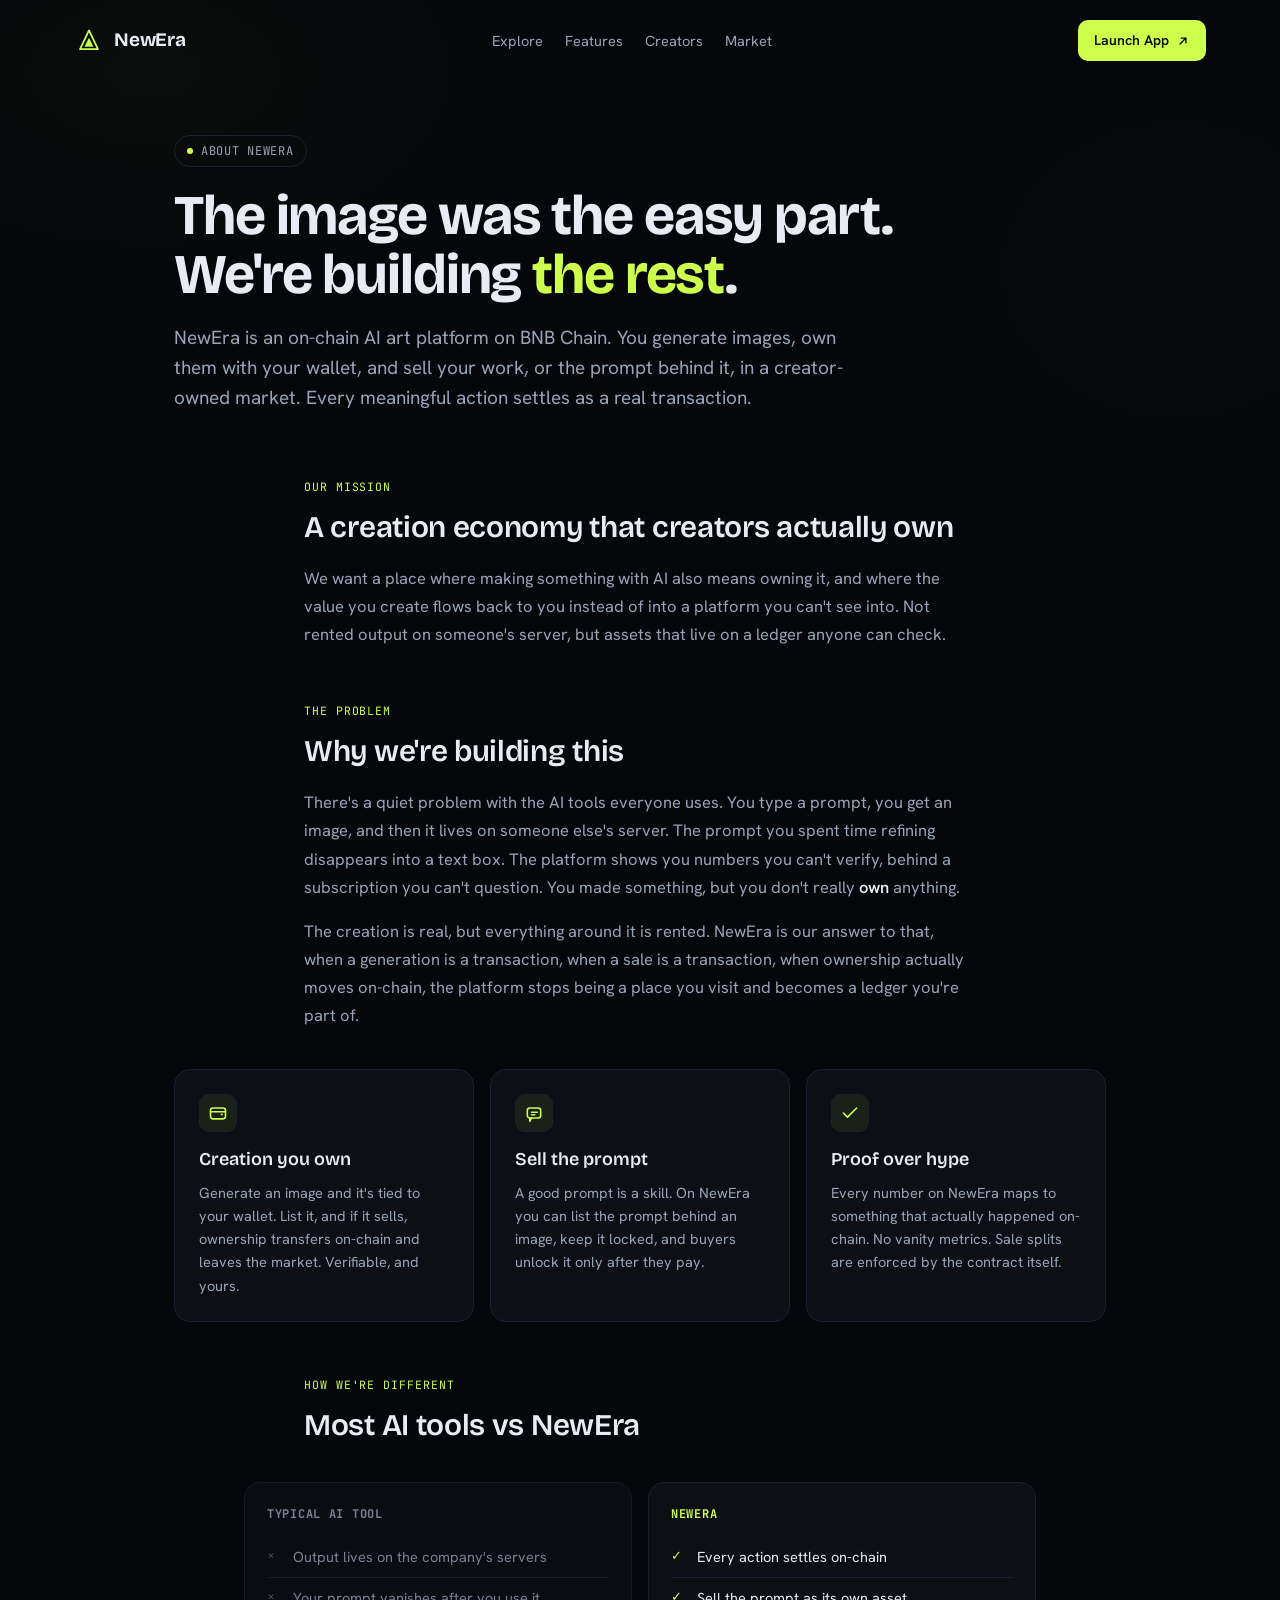
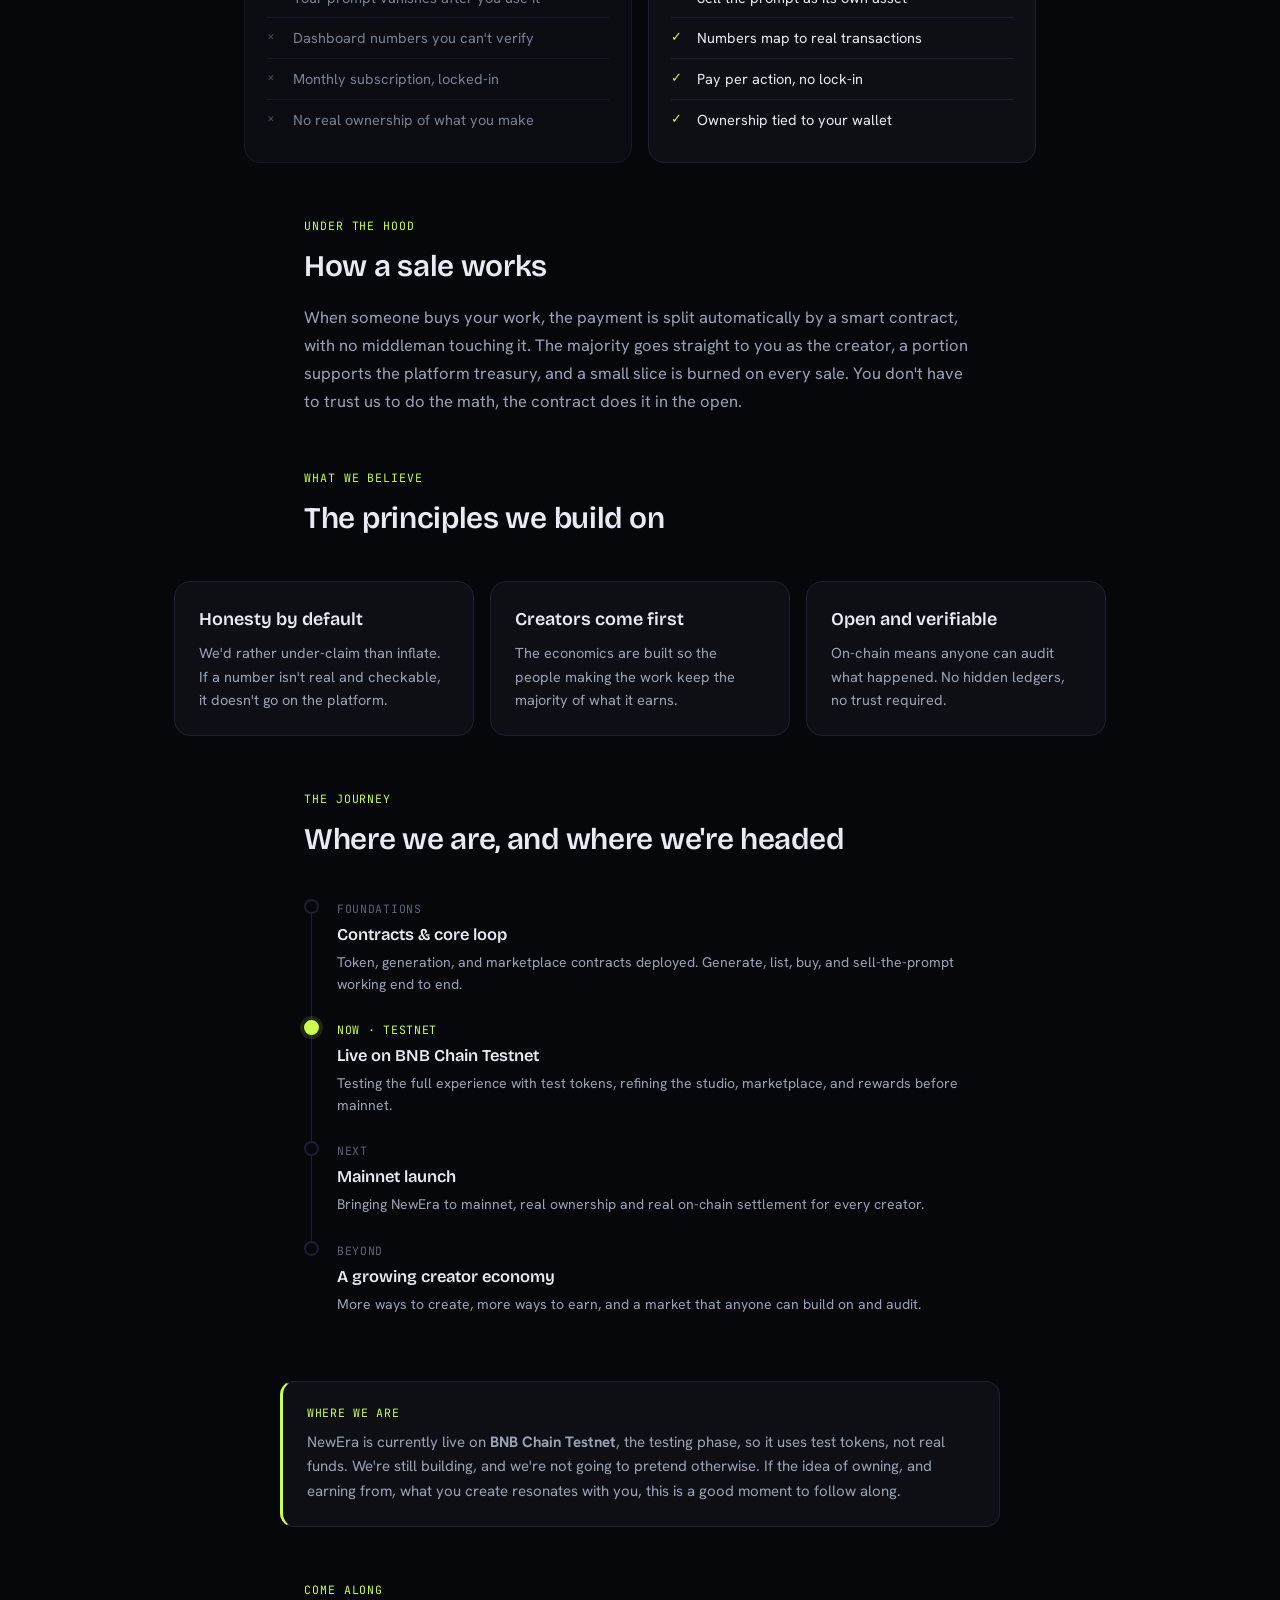
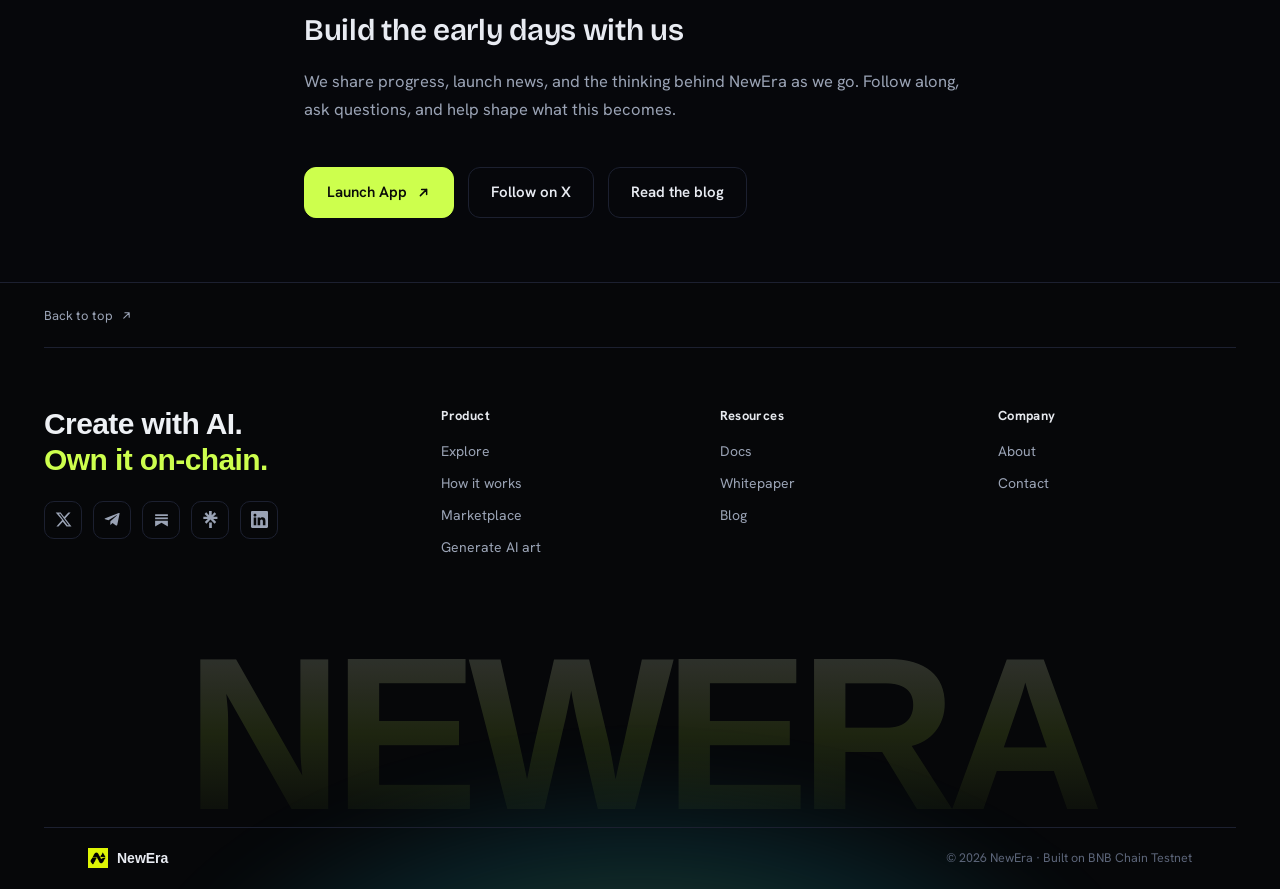
<file: about.html>
<!DOCTYPE html>
<html lang="en">
<head>
<meta charset="UTF-8" />
<meta name="viewport" content="width=device-width, initial-scale=1.0" />
<title>About · NewEra</title>
<meta name="description" content="NewEra is an on-chain AI art platform on BNB Chain. Learn why we're building a creator-owned economy where every generation, listing, and sale is a real on-chain transaction." />
<link rel="icon" type="image/png" href="favicon logo.png">
<link rel="preconnect" href="https://fonts.googleapis.com" />
<link rel="preconnect" href="https://fonts.gstatic.com" crossorigin />
<link href="https://fonts.googleapis.com/css2?family=Bricolage+Grotesque:opsz,wght@12..96,600;12..96,700&family=Hanken+Grotesk:wght@400;500;600;700&family=JetBrains+Mono:wght@400;500&display=swap" rel="stylesheet" />
<link rel="stylesheet" href="styles.css">
<style>
  /* About page styles */
  :root{
    --bg:#06070b; --panel:#0d0f15; --line:#1c2030; --text:#e8ebf2;
    --muted:#9aa3b5; --dim:#5b6478; --acc:#cdff4d; --ease:cubic-bezier(.22,1,.36,1);
    --display:"Bricolage Grotesque",sans-serif; --body:"Hanken Grotesk",sans-serif; --mono:"JetBrains Mono",monospace;
  }
  .ab{max-width:980px;margin:0 auto;padding:54px 24px 10px}
  .ab-eyebrow{display:inline-flex;align-items:center;gap:8px;font-family:var(--mono);font-size:12px;
    letter-spacing:.06em;text-transform:uppercase;color:var(--muted);border:1px solid var(--line);
    padding:6px 12px;border-radius:999px}
  .ab-eyebrow i{width:6px;height:6px;border-radius:50%;background:var(--acc);display:inline-block}
  .ab h1{font-family:var(--display);font-weight:700;font-size:clamp(34px,5vw,56px);line-height:1.05;
    margin:20px 0 0;color:var(--text);letter-spacing:-.02em}
  .ab h1 .acc{color:var(--acc)}
  .ab .lead{font-family:var(--body);font-size:clamp(16px,2vw,19px);line-height:1.6;color:var(--muted);
    max-width:680px;margin:18px 0 0}

  .ab-sec{max-width:720px;margin:54px auto 0;padding:0 24px}
  .ab-sec .tag{font-family:var(--mono);font-size:11.5px;letter-spacing:.08em;text-transform:uppercase;
    color:var(--acc);display:block;margin-bottom:10px}
  .ab-sec h2{font-family:var(--display);font-weight:600;font-size:clamp(22px,3vw,30px);color:var(--text);
    margin:0 0 14px;letter-spacing:-.01em}
  .ab-sec p{font-family:var(--body);font-size:16.5px;line-height:1.7;color:var(--muted);margin:0 0 16px}
  .ab-sec p b{color:var(--text);font-weight:600}

  .ab-grid{max-width:980px;margin:40px auto 0;padding:0 24px;display:grid;
    grid-template-columns:repeat(auto-fit,minmax(240px,1fr));gap:16px}
  .ab-card{background:var(--panel);border:1px solid var(--line);border-radius:16px;padding:24px}
  .ab-card .ic{width:38px;height:38px;border-radius:10px;display:grid;place-items:center;color:var(--acc);
    background:rgba(205,255,77,.07);border:1px solid var(--line);margin-bottom:14px}
  .ab-card h3{font-family:var(--display);font-weight:600;font-size:18px;color:var(--text);margin:0 0 8px}
  .ab-card p{font-family:var(--body);font-size:14.5px;line-height:1.6;color:var(--muted);margin:0}

  /* comparison */
  .ab-cmp{max-width:840px;margin:34px auto 0;padding:0 24px;display:grid;grid-template-columns:1fr 1fr;gap:16px}
  .ab-cmp .col{border:1px solid var(--line);border-radius:16px;padding:22px;background:var(--panel)}
  .ab-cmp .col.them{opacity:.78}
  .ab-cmp .col h4{font-family:var(--mono);font-size:12px;letter-spacing:.06em;text-transform:uppercase;
    margin:0 0 14px;color:var(--muted)}
  .ab-cmp .col.us h4{color:var(--acc)}
  .ab-cmp ul{list-style:none;margin:0;padding:0}
  .ab-cmp li{font-family:var(--body);font-size:14.5px;line-height:1.5;color:var(--muted);
    padding:9px 0 9px 26px;position:relative;border-top:1px solid var(--line)}
  .ab-cmp li:first-child{border-top:0}
  .ab-cmp .col.us li{color:var(--text)}
  .ab-cmp li::before{position:absolute;left:0;top:9px;font-family:var(--mono);font-size:13px}
  .ab-cmp .them li::before{content:"\00d7";color:var(--dim)}
  .ab-cmp .us li::before{content:"\2713";color:var(--acc)}
  @media(max-width:680px){.ab-cmp{grid-template-columns:1fr}}

  /* timeline */
  .ab-time{max-width:720px;margin:34px auto 0;padding:0 24px}
  .ab-time .row{display:flex;gap:18px;padding:0 0 22px;position:relative}
  .ab-time .row::before{content:"";position:absolute;left:7px;top:18px;bottom:-4px;width:1px;background:var(--line)}
  .ab-time .row:last-child::before{display:none}
  .ab-time .dot{flex:0 0 auto;width:15px;height:15px;border-radius:50%;border:2px solid var(--line);
    background:var(--bg);margin-top:3px;z-index:1}
  .ab-time .row.now .dot{border-color:var(--acc);background:var(--acc);box-shadow:0 0 0 4px rgba(205,255,77,.12)}
  .ab-time .c .ph{font-family:var(--mono);font-size:11.5px;letter-spacing:.06em;text-transform:uppercase;
    color:var(--dim)}
  .ab-time .row.now .c .ph{color:var(--acc)}
  .ab-time .c h4{font-family:var(--display);font-weight:600;font-size:16.5px;color:var(--text);margin:3px 0 4px}
  .ab-time .c p{font-family:var(--body);font-size:14px;line-height:1.55;color:var(--muted);margin:0}

  .ab-note{max-width:720px;margin:44px auto 0;padding:22px 24px;border:1px solid var(--line);
    border-left:3px solid var(--acc);border-radius:14px;background:var(--panel)}
  .ab-note .k{font-family:var(--mono);font-size:11.5px;letter-spacing:.06em;text-transform:uppercase;
    color:var(--acc);display:block;margin-bottom:8px}
  .ab-note p{font-family:var(--body);font-size:15px;line-height:1.65;color:var(--muted);margin:0}

  .ab-cta{max-width:720px;margin:44px auto 10px;padding:0 24px;display:flex;gap:14px;flex-wrap:wrap}
  .ab-btn{display:inline-flex;align-items:center;gap:9px;font-family:var(--body);font-weight:600;
    font-size:15px;border-radius:12px;padding:13px 22px;text-decoration:none;transition:.16s var(--ease)}
  .ab-btn.primary{background:var(--acc);color:#0a0c08;border:1px solid var(--acc)}
  .ab-btn.primary:hover{filter:brightness(1.06)}
  .ab-btn.ghost{background:transparent;color:var(--text);border:1px solid var(--line)}
  .ab-btn.ghost:hover{border-color:var(--acc);color:var(--acc)}

  .ab-page-nav{display:flex;align-items:center;justify-content:space-between;max-width:1180px;margin:0 auto;padding:20px 24px}
  .ab-page-nav .brand{display:flex;align-items:center;gap:10px;font-family:var(--display);font-weight:700;font-size:19px;color:var(--text);text-decoration:none}
  .ab-page-nav .nl{display:flex;gap:22px;align-items:center}
  .ab-page-nav .nl a{font-family:var(--body);font-size:14.5px;color:var(--muted);text-decoration:none;transition:.15s}
  .ab-page-nav .nl a:hover{color:var(--text)}
  .ab-page-nav .cta{font-family:var(--body);font-weight:600;font-size:14px;color:#0a0c08;background:var(--acc);padding:10px 16px;border-radius:10px;text-decoration:none;display:inline-flex;align-items:center;gap:7px}
  @media(max-width:680px){.ab-page-nav .nl{display:none}}
</style>
</head>
<body>
  <div class="wrap">

    <!-- top nav -->
    <nav class="ab-page-nav">
      <a href="index.html" class="brand">
        <span class="logo">
          <svg width="26" height="26" viewBox="0 0 32 32" fill="none">
            <path d="M16 3 L27 26 H5 Z" stroke="#cdff4d" stroke-width="2.2" stroke-linejoin="round"/>
            <path d="M16 12 L21.5 23 H10.5 Z" fill="#cdff4d"/>
          </svg>
        </span>
        NewEra
      </a>
      <div class="nl">
        <a href="index.html#home">Explore</a>
        <a href="index.html#create">Features</a>
        <a href="studio/community.html">Creators</a>
        <a href="studio/marketplace.html">Market</a>
      </div>
      <a href="studio/index.html" class="cta">Launch App
        <svg width="14" height="14" viewBox="0 0 24 24" fill="none" stroke="currentColor" stroke-width="2.4" stroke-linecap="round" stroke-linejoin="round"><path d="M7 17 17 7M9 7h8v8"/></svg>
      </a>
    </nav>

    <!-- hero -->
    <header class="ab">
      <span class="ab-eyebrow"><i></i> About NewEra</span>
      <h1>The image was the easy part.<br>We're building <span class="acc">the rest</span>.</h1>
      <p class="lead">NewEra is an on-chain AI art platform on BNB Chain. You generate images, own them with your wallet, and sell your work, or the prompt behind it, in a creator-owned market. Every meaningful action settles as a real transaction.</p>
    </header>

    <!-- mission -->
    <section class="ab-sec">
      <span class="tag">Our mission</span>
      <h2>A creation economy that creators actually own</h2>
      <p>We want a place where making something with AI also means owning it, and where the value you create flows back to you instead of into a platform you can't see into. Not rented output on someone's server, but assets that live on a ledger anyone can check.</p>
    </section>

    <!-- problem (detailed) -->
    <section class="ab-sec">
      <span class="tag">The problem</span>
      <h2>Why we're building this</h2>
      <p>There's a quiet problem with the AI tools everyone uses. You type a prompt, you get an image, and then it lives on someone else's server. The prompt you spent time refining disappears into a text box. The platform shows you numbers you can't verify, behind a subscription you can't question. You made something, but you don't really <b>own</b> anything.</p>
      <p>The creation is real, but everything around it is rented. NewEra is our answer to that, when a generation is a transaction, when a sale is a transaction, when ownership actually moves on-chain, the platform stops being a place you visit and becomes a ledger you're part of.</p>
    </section>

    <!-- three principles -->
    <div class="ab-grid">
      <div class="ab-card">
        <div class="ic"><svg width="20" height="20" viewBox="0 0 24 24" fill="none" stroke="currentColor" stroke-width="1.9" stroke-linecap="round" stroke-linejoin="round"><rect x="3" y="6" width="18" height="13" rx="3"/><path d="M3 10.5h18"/><circle cx="16.5" cy="13.8" r="1.3" fill="currentColor" stroke="none"/></svg></div>
        <h3>Creation you own</h3>
        <p>Generate an image and it's tied to your wallet. List it, and if it sells, ownership transfers on-chain and leaves the market. Verifiable, and yours.</p>
      </div>
      <div class="ab-card">
        <div class="ic"><svg width="20" height="20" viewBox="0 0 24 24" fill="none" stroke="currentColor" stroke-width="1.9" stroke-linecap="round" stroke-linejoin="round"><rect x="4" y="6" width="16" height="12" rx="3"/><path d="M9 18l-2 4v-4M9 11h7M9 14h4"/></svg></div>
        <h3>Sell the prompt</h3>
        <p>A good prompt is a skill. On NewEra you can list the prompt behind an image, keep it locked, and buyers unlock it only after they pay.</p>
      </div>
      <div class="ab-card">
        <div class="ic"><svg width="20" height="20" viewBox="0 0 24 24" fill="none" stroke="currentColor" stroke-width="1.9" stroke-linecap="round" stroke-linejoin="round"><path d="M20 6 9 17l-5-5"/></svg></div>
        <h3>Proof over hype</h3>
        <p>Every number on NewEra maps to something that actually happened on-chain. No vanity metrics. Sale splits are enforced by the contract itself.</p>
      </div>
    </div>

    <!-- how we're different -->
    <section class="ab-sec" style="margin-bottom:0">
      <span class="tag">How we're different</span>
      <h2>Most AI tools vs NewEra</h2>
    </section>
    <div class="ab-cmp">
      <div class="col them">
        <h4>Typical AI tool</h4>
        <ul>
          <li>Output lives on the company's servers</li>
          <li>Your prompt vanishes after you use it</li>
          <li>Dashboard numbers you can't verify</li>
          <li>Monthly subscription, locked-in</li>
          <li>No real ownership of what you make</li>
        </ul>
      </div>
      <div class="col us">
        <h4>NewEra</h4>
        <ul>
          <li>Every action settles on-chain</li>
          <li>Sell the prompt as its own asset</li>
          <li>Numbers map to real transactions</li>
          <li>Pay per action, no lock-in</li>
          <li>Ownership tied to your wallet</li>
        </ul>
      </div>
    </div>

    <!-- how a sale works -->
    <section class="ab-sec">
      <span class="tag">Under the hood</span>
      <h2>How a sale works</h2>
      <p>When someone buys your work, the payment is split automatically by a smart contract, with no middleman touching it. The majority goes straight to you as the creator, a portion supports the platform treasury, and a small slice is burned on every sale. You don't have to trust us to do the math, the contract does it in the open.</p>
    </section>

    <!-- values -->
    <section class="ab-sec" style="margin-bottom:0">
      <span class="tag">What we believe</span>
      <h2>The principles we build on</h2>
    </section>
    <div class="ab-grid">
      <div class="ab-card">
        <h3>Honesty by default</h3>
        <p>We'd rather under-claim than inflate. If a number isn't real and checkable, it doesn't go on the platform.</p>
      </div>
      <div class="ab-card">
        <h3>Creators come first</h3>
        <p>The economics are built so the people making the work keep the majority of what it earns.</p>
      </div>
      <div class="ab-card">
        <h3>Open and verifiable</h3>
        <p>On-chain means anyone can audit what happened. No hidden ledgers, no trust required.</p>
      </div>
    </div>

    <!-- timeline -->
    <section class="ab-sec" style="margin-bottom:0">
      <span class="tag">The journey</span>
      <h2>Where we are, and where we're headed</h2>
    </section>
    <div class="ab-time">
      <div class="row">
        <span class="dot"></span>
        <div class="c"><span class="ph">Foundations</span><h4>Contracts &amp; core loop</h4><p>Token, generation, and marketplace contracts deployed. Generate, list, buy, and sell-the-prompt working end to end.</p></div>
      </div>
      <div class="row now">
        <span class="dot"></span>
        <div class="c"><span class="ph">Now · Testnet</span><h4>Live on BNB Chain Testnet</h4><p>Testing the full experience with test tokens, refining the studio, marketplace, and rewards before mainnet.</p></div>
      </div>
      <div class="row">
        <span class="dot"></span>
        <div class="c"><span class="ph">Next</span><h4>Mainnet launch</h4><p>Bringing NewEra to mainnet, real ownership and real on-chain settlement for every creator.</p></div>
      </div>
      <div class="row">
        <span class="dot"></span>
        <div class="c"><span class="ph">Beyond</span><h4>A growing creator economy</h4><p>More ways to create, more ways to earn, and a market that anyone can build on and audit.</p></div>
      </div>
    </div>

    <!-- honest status note -->
    <div class="ab-note">
      <span class="k">Where we are</span>
      <p>NewEra is currently live on <b>BNB Chain Testnet</b>, the testing phase, so it uses test tokens, not real funds. We're still building, and we're not going to pretend otherwise. If the idea of owning, and earning from, what you create resonates with you, this is a good moment to follow along.</p>
    </div>

    <!-- community / cta -->
    <section class="ab-sec">
      <span class="tag">Come along</span>
      <h2>Build the early days with us</h2>
      <p>We share progress, launch news, and the thinking behind NewEra as we go. Follow along, ask questions, and help shape what this becomes.</p>
    </section>
    <div class="ab-cta">
      <a href="studio/index.html" class="ab-btn primary">Launch App
        <svg width="15" height="15" viewBox="0 0 24 24" fill="none" stroke="currentColor" stroke-width="2.4" stroke-linecap="round" stroke-linejoin="round"><path d="M7 17 17 7M9 7h8v8"/></svg>
      </a>
      <a href="https://x.com/New_EraAI" target="_blank" rel="noopener" class="ab-btn ghost">Follow on X</a>
      <a href="https://neweraonchain.substack.com" target="_blank" rel="noopener" class="ab-btn ghost">Read the blog</a>
    </div>

    <!-- ===== footer ===== -->
<footer class="site-foot">
  <div class="foot-wrap">
    <div class="foot-top">
      <button class="backtop" id="backtop">Back to top
        <svg width="13" height="13" viewBox="0 0 24 24" fill="none" stroke="currentColor" stroke-width="2" stroke-linecap="round" stroke-linejoin="round"><path d="M7 17 17 7M9 7h8v8"/></svg>
      </button>
    </div>
    <div class="foot-main">
      <div class="foot-brand">
        <div class="foot-tag">Create with AI.<br><b>Own it on-chain.</b></div>
        <div class="foot-social">
          <a href="https://x.com/New_EraAI" aria-label="X (Twitter)"><svg viewBox="0 0 24 24" fill="currentColor"><path d="M18.9 2H22l-7.6 8.7L23.3 22h-6.9l-5.4-7-6.1 7H2l8.1-9.3L1 2h7l4.9 6.5L18.9 2Zm-1.2 18h1.9L7.4 3.9H5.4L17.7 20Z"/></svg></a>
          <a href="https://t.me/New_EraAi" aria-label="Telegram"><svg viewBox="0 0 24 24" fill="currentColor"><path d="M21.9 4.4 18.7 19.6c-.2 1-.9 1.3-1.8.8l-4.8-3.6-2.3 2.2c-.3.3-.5.5-1 .5l.3-5 9.1-8.2c.4-.3-.1-.5-.6-.2L6.3 13 1.6 11.5c-1-.3-1-.9.2-1.4l19-7.3c.9-.3 1.6.2 1.1 1.6Z"/></svg></a>
          <a href="https://substack.com/@neweraonchain" aria-label="Substack"><svg viewBox="0 0 24 24" fill="currentColor"><path d="M3 4.6h18v2.5H3z"/><path d="M3 9.1h18v2.5H3z"/><path d="M3 13.6h18V22l-9-5.3L3 22z"/></svg></a>
          <a href="https://linktr.ee/NewEraAI" aria-label="Linktree"><svg viewBox="0 0 24 24" fill="currentColor"><path d="M13.736 5.853l4.005-4.117 2.325 2.38-4.2 4.005h5.908v3.305h-5.937l4.229 4.108-2.325 2.334-5.74-5.769-5.74 5.769-2.325-2.325 4.229-4.108H1.901V8.121h5.908l-4.2-4.004 2.324-2.381 4.005 4.117V0h3.797v5.853zM10.084 16.063h3.797v7.937h-3.797v-7.937z"/></svg></a>
          <a href="https://www.linkedin.com/company/newera-ai" aria-label="LinkedIn"><svg viewBox="0 0 16 16" fill="currentColor"><path d="M0 1.146C0 .513.526 0 1.175 0h13.65C15.474 0 16 .513 16 1.146v13.708c0 .633-.526 1.146-1.175 1.146H1.175C.526 16 0 15.487 0 14.854zM4.943 13.394V6.169H2.542v7.225zm-1.2-8.212c.837 0 1.358-.554 1.358-1.248-.015-.709-.52-1.248-1.342-1.248S2.4 3.226 2.4 3.934c0 .694.521 1.248 1.327 1.248zm4.908 8.212V9.359c0-.216.016-.432.08-.586.173-.431.568-.878 1.232-.878.869 0 1.216.662 1.216 1.634v3.865h2.401V9.25c0-2.22-1.184-3.252-2.764-3.252-1.274 0-1.845.7-2.165 1.193V6.169h-2.4c.03.678 0 7.225 0 7.225z"/></svg></a>
        </div>
      </div>
<div class="foot-col">
        <h4>Product</h4>
        <a href="#create">Explore</a>
        <a href="#stack">How it works</a>
         <a href="studio/marketplace.html">Marketplace</a>
        <a href="feature-generate.html">Generate AI art</a>
      </div>
      <div class="foot-col">
        <h4>Resources</h4>
        <a href="docs.html">Docs</a>
        <a href="https://neweraai.mintlify.site/introduction">Whitepaper</a>
        <a href="https://neweraonchain.substack.com" target="_blank" rel="noopener">Blog</a>
      </div>
      <div class="foot-col">
        <h4>Company</h4>
        <a href="about.html">About</a>
        <a href="contact.html">Contact</a>
      </div>
  </div>
  <div class="foot-glow"></div>
  <div class="foot-mark">NEWERA</div>
  <div class="foot-bottom">
    <div class="foot-bar">
      <span class="bd"><img src="favicon logo.png" alt="NewEra logo" style="width:20px;height:20px;object-fit:contain;vertical-align:middle"> NewEra</span>
      <span class="cr">&copy; 2026 NewEra &middot; Built on BNB Chain Testnet</span>
    </div>
  </div>
</footer>

  </div>

  <script>
    document.getElementById('backtop')?.addEventListener('click', function(){ window.scrollTo({top:0,behavior:'smooth'}); });
  </script>
</body>
</html>
</file>
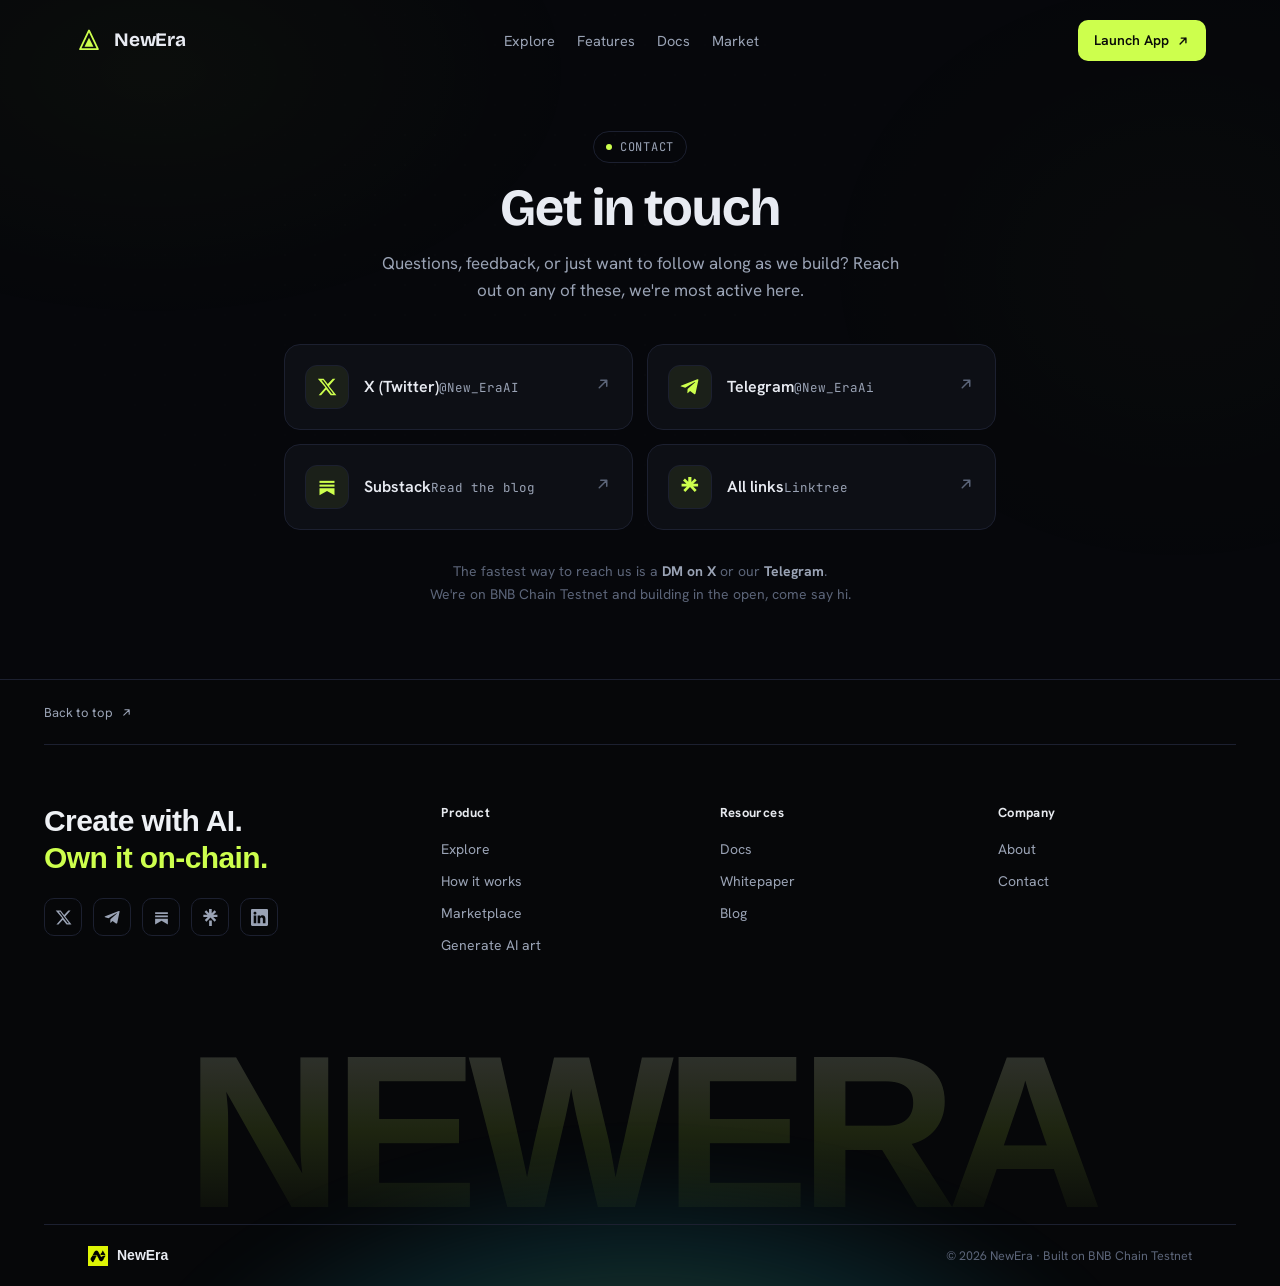
<file: contact.html>
<!DOCTYPE html>
<html lang="en">
<head>
<meta charset="UTF-8" />
<meta name="viewport" content="width=device-width, initial-scale=1.0" />
<title>Contact · NewEra</title>
<meta name="description" content="Get in touch with NewEra. Reach out on X, Telegram, or Substack and follow along as we build." />
<link rel="icon" type="image/png" href="favicon logo.png">
<link rel="preconnect" href="https://fonts.googleapis.com" />
<link rel="preconnect" href="https://fonts.gstatic.com" crossorigin />
<link href="https://fonts.googleapis.com/css2?family=Bricolage+Grotesque:opsz,wght@12..96,600;12..96,700&family=Hanken+Grotesk:wght@400;500;600;700&family=JetBrains+Mono:wght@400;500&display=swap" rel="stylesheet" />
<link rel="stylesheet" href="styles.css">
<style>
  :root{
    --bg:#06070b; --panel:#0d0f15; --line:#1c2030; --text:#e8ebf2;
    --muted:#9aa3b5; --dim:#5b6478; --acc:#cdff4d; --ease:cubic-bezier(.22,1,.36,1);
    --display:"Bricolage Grotesque",sans-serif; --body:"Hanken Grotesk",sans-serif; --mono:"JetBrains Mono",monospace;
  }
  .ct-nav{display:flex;align-items:center;justify-content:space-between;max-width:1180px;margin:0 auto;padding:20px 24px}
  .ct-nav .brand{display:flex;align-items:center;gap:10px;font-family:var(--display);font-weight:700;font-size:19px;color:var(--text);text-decoration:none}
  .ct-nav .nl{display:flex;gap:22px;align-items:center}
  .ct-nav .nl a{font-family:var(--body);font-size:14.5px;color:var(--muted);text-decoration:none;transition:.15s}
  .ct-nav .nl a:hover{color:var(--text)}
  .ct-nav .cta{font-family:var(--body);font-weight:600;font-size:14px;color:#0a0c08;background:var(--acc);padding:10px 16px;border-radius:10px;text-decoration:none;display:inline-flex;align-items:center;gap:7px}
  @media(max-width:760px){.ct-nav .nl{display:none}}

  .ct{max-width:760px;margin:0 auto;padding:50px 24px 10px}
  .ct-head{text-align:center}
  .ct-head .eb{display:inline-flex;align-items:center;gap:8px;font-family:var(--mono);font-size:12px;letter-spacing:.06em;text-transform:uppercase;color:var(--muted);border:1px solid var(--line);padding:6px 12px;border-radius:999px}
  .ct-head .eb i{width:6px;height:6px;border-radius:50%;background:var(--acc)}
  .ct-head h1{font-family:var(--display);font-weight:700;font-size:clamp(32px,5vw,52px);line-height:1.06;margin:18px 0 0;color:var(--text);letter-spacing:-.02em}
  .ct-head p{font-family:var(--body);font-size:17px;line-height:1.6;color:var(--muted);margin:14px auto 0;max-width:540px}

  .ct-chans{display:grid;grid-template-columns:1fr 1fr;gap:14px;margin:40px 0 0}
  @media(max-width:560px){.ct-chans{grid-template-columns:1fr}}
  .ct-chan{display:flex;align-items:center;gap:15px;background:var(--panel);border:1px solid var(--line);border-radius:16px;padding:20px;text-decoration:none;transition:.16s var(--ease)}
  .ct-chan:hover{border-color:var(--acc);transform:translateY(-2px)}
  .ct-chan .ic{flex:0 0 auto;width:44px;height:44px;border-radius:12px;display:grid;place-items:center;color:var(--acc);background:rgba(205,255,77,.07);border:1px solid var(--line)}
  .ct-chan .tx{min-width:0}
  .ct-chan .tx .t{font-family:var(--body);font-weight:600;font-size:16px;color:var(--text)}
  .ct-chan .tx .d{font-family:var(--mono);font-size:12.5px;color:var(--muted);margin-top:2px}
  .ct-chan .arrow{margin-left:auto;color:var(--dim);transition:.15s;flex:0 0 auto}
  .ct-chan:hover .arrow{color:var(--acc)}

  .ct-note{text-align:center;font-family:var(--body);font-size:14px;color:var(--dim);margin:30px 0 0;line-height:1.6}
  .ct-note b{color:var(--muted)}
</style>
</head>
<body>
  <div class="wrap">

    <!-- top nav -->
    <nav class="ct-nav">
      <a href="index.html" class="brand">
        <span class="logo">
          <svg width="26" height="26" viewBox="0 0 32 32" fill="none">
            <path d="M16 3 L27 26 H5 Z" stroke="#cdff4d" stroke-width="2.2" stroke-linejoin="round"/>
            <path d="M16 12 L21.5 23 H10.5 Z" fill="#cdff4d"/>
          </svg>
        </span>
        NewEra
      </a>
      <div class="nl">
        <a href="index.html#home">Explore</a>
        <a href="index.html#create">Features</a>
        <a href="docs.html">Docs</a>
        <a href="studio/marketplace.html">Market</a>
      </div>
      <a href="studio/index.html" class="cta">Launch App
        <svg width="14" height="14" viewBox="0 0 24 24" fill="none" stroke="currentColor" stroke-width="2.4" stroke-linecap="round" stroke-linejoin="round"><path d="M7 17 17 7M9 7h8v8"/></svg>
      </a>
    </nav>

    <!-- head + channels -->
    <header class="ct">
      <div class="ct-head">
        <span class="eb"><i></i> Contact</span>
        <h1>Get in touch</h1>
        <p>Questions, feedback, or just want to follow along as we build? Reach out on any of these, we're most active here.</p>
      </div>

      <div class="ct-chans">
        <a href="https://x.com/New_EraAI" target="_blank" rel="noopener" class="ct-chan">
          <span class="ic"><svg width="20" height="20" viewBox="0 0 24 24" fill="currentColor"><path d="M18.9 2H22l-7.6 8.7L23.3 22h-6.9l-5.4-7-6.1 7H2l8.1-9.3L1 2h7l4.9 6.5L18.9 2Zm-1.2 18h1.9L7.4 3.9H5.4L17.7 20Z"/></svg></span>
          <span class="tx"><span class="t">X (Twitter)</span><span class="d">@New_EraAI</span></span>
          <span class="arrow"><svg width="18" height="18" viewBox="0 0 24 24" fill="none" stroke="currentColor" stroke-width="2" stroke-linecap="round" stroke-linejoin="round"><path d="M7 17 17 7M9 7h8v8"/></svg></span>
        </a>
        <a href="https://t.me/New_EraAi" target="_blank" rel="noopener" class="ct-chan">
          <span class="ic"><svg width="20" height="20" viewBox="0 0 24 24" fill="currentColor"><path d="M21.9 4.4 18.7 19.6c-.2 1-.9 1.3-1.8.8l-4.8-3.6-2.3 2.2c-.3.3-.5.5-1 .5l.3-5 9.1-8.2c.4-.3-.1-.5-.6-.2L6.3 13 1.6 11.5c-1-.3-1-.9.2-1.4l19-7.3c.9-.3 1.6.2 1.1 1.6Z"/></svg></span>
          <span class="tx"><span class="t">Telegram</span><span class="d">@New_EraAi</span></span>
          <span class="arrow"><svg width="18" height="18" viewBox="0 0 24 24" fill="none" stroke="currentColor" stroke-width="2" stroke-linecap="round" stroke-linejoin="round"><path d="M7 17 17 7M9 7h8v8"/></svg></span>
        </a>
        <a href="https://neweraonchain.substack.com" target="_blank" rel="noopener" class="ct-chan">
          <span class="ic"><svg width="20" height="20" viewBox="0 0 24 24" fill="currentColor"><path d="M3 4.6h18v2.5H3z"/><path d="M3 9.1h18v2.5H3z"/><path d="M3 13.6h18V22l-9-5.3L3 22z"/></svg></span>
          <span class="tx"><span class="t">Substack</span><span class="d">Read the blog</span></span>
          <span class="arrow"><svg width="18" height="18" viewBox="0 0 24 24" fill="none" stroke="currentColor" stroke-width="2" stroke-linecap="round" stroke-linejoin="round"><path d="M7 17 17 7M9 7h8v8"/></svg></span>
        </a>
        <a href="https://linktr.ee/NewEraAI" target="_blank" rel="noopener" class="ct-chan">
          <span class="ic"><svg width="20" height="20" viewBox="0 0 24 24" fill="currentColor"><path d="M13.7 5.9l4-4.1 2.3 2.4-4.2 4h5.9v3.3h-5.9l4.2 4.1-2.3 2.3-5.7-5.8-5.7 5.8-2.3-2.3 4.2-4.1H1.9V8.1h5.9l-4.2-4 2.3-2.4 4 4.1V0h3.8v5.9z"/></svg></span>
          <span class="tx"><span class="t">All links</span><span class="d">Linktree</span></span>
          <span class="arrow"><svg width="18" height="18" viewBox="0 0 24 24" fill="none" stroke="currentColor" stroke-width="2" stroke-linecap="round" stroke-linejoin="round"><path d="M7 17 17 7M9 7h8v8"/></svg></span>
        </a>
      </div>

      <p class="ct-note">The fastest way to reach us is a <b>DM on X</b> or our <b>Telegram</b>.<br>We're on BNB Chain Testnet and building in the open, come say hi.</p>
    </header>

    <!-- ===== footer ===== -->
<footer class="site-foot">
  <div class="foot-wrap">
    <div class="foot-top">
      <button class="backtop" id="backtop">Back to top
        <svg width="13" height="13" viewBox="0 0 24 24" fill="none" stroke="currentColor" stroke-width="2" stroke-linecap="round" stroke-linejoin="round"><path d="M7 17 17 7M9 7h8v8"/></svg>
      </button>
    </div>
    <div class="foot-main">
      <div class="foot-brand">
        <div class="foot-tag">Create with AI.<br><b>Own it on-chain.</b></div>
        <div class="foot-social">
          <a href="https://x.com/New_EraAI" aria-label="X (Twitter)"><svg viewBox="0 0 24 24" fill="currentColor"><path d="M18.9 2H22l-7.6 8.7L23.3 22h-6.9l-5.4-7-6.1 7H2l8.1-9.3L1 2h7l4.9 6.5L18.9 2Zm-1.2 18h1.9L7.4 3.9H5.4L17.7 20Z"/></svg></a>
          <a href="https://t.me/New_EraAi" aria-label="Telegram"><svg viewBox="0 0 24 24" fill="currentColor"><path d="M21.9 4.4 18.7 19.6c-.2 1-.9 1.3-1.8.8l-4.8-3.6-2.3 2.2c-.3.3-.5.5-1 .5l.3-5 9.1-8.2c.4-.3-.1-.5-.6-.2L6.3 13 1.6 11.5c-1-.3-1-.9.2-1.4l19-7.3c.9-.3 1.6.2 1.1 1.6Z"/></svg></a>
          <a href="https://substack.com/@neweraonchain" aria-label="Substack"><svg viewBox="0 0 24 24" fill="currentColor"><path d="M3 4.6h18v2.5H3z"/><path d="M3 9.1h18v2.5H3z"/><path d="M3 13.6h18V22l-9-5.3L3 22z"/></svg></a>
          <a href="https://linktr.ee/NewEraAI" aria-label="Linktree"><svg viewBox="0 0 24 24" fill="currentColor"><path d="M13.736 5.853l4.005-4.117 2.325 2.38-4.2 4.005h5.908v3.305h-5.937l4.229 4.108-2.325 2.334-5.74-5.769-5.74 5.769-2.325-2.325 4.229-4.108H1.901V8.121h5.908l-4.2-4.004 2.324-2.381 4.005 4.117V0h3.797v5.853zM10.084 16.063h3.797v7.937h-3.797v-7.937z"/></svg></a>
          <a href="https://www.linkedin.com/company/newera-ai" aria-label="LinkedIn"><svg viewBox="0 0 16 16" fill="currentColor"><path d="M0 1.146C0 .513.526 0 1.175 0h13.65C15.474 0 16 .513 16 1.146v13.708c0 .633-.526 1.146-1.175 1.146H1.175C.526 16 0 15.487 0 14.854zM4.943 13.394V6.169H2.542v7.225zm-1.2-8.212c.837 0 1.358-.554 1.358-1.248-.015-.709-.52-1.248-1.342-1.248S2.4 3.226 2.4 3.934c0 .694.521 1.248 1.327 1.248zm4.908 8.212V9.359c0-.216.016-.432.08-.586.173-.431.568-.878 1.232-.878.869 0 1.216.662 1.216 1.634v3.865h2.401V9.25c0-2.22-1.184-3.252-2.764-3.252-1.274 0-1.845.7-2.165 1.193V6.169h-2.4c.03.678 0 7.225 0 7.225z"/></svg></a>
        </div>
      </div>
<div class="foot-col">
        <h4>Product</h4>
        <a href="#create">Explore</a>
        <a href="#stack">How it works</a>
         <a href="studio/marketplace.html">Marketplace</a>
        <a href="feature-generate.html">Generate AI art</a>
      </div>
      <div class="foot-col">
        <h4>Resources</h4>
        <a href="docs.html">Docs</a>
        <a href="https://neweraai.mintlify.site/introduction">Whitepaper</a>
        <a href="https://neweraonchain.substack.com" target="_blank" rel="noopener">Blog</a>
      </div>
      <div class="foot-col">
        <h4>Company</h4>
        <a href="about.html">About</a>
        <a href="contact.html">Contact</a>
      </div>
  </div>
  <div class="foot-glow"></div>
  <div class="foot-mark">NEWERA</div>
  <div class="foot-bottom">
    <div class="foot-bar">
      <span class="bd"><img src="favicon logo.png" alt="NewEra logo" style="width:20px;height:20px;object-fit:contain;vertical-align:middle"> NewEra</span>
      <span class="cr">&copy; 2026 NewEra &middot; Built on BNB Chain Testnet</span>
    </div>
  </div>
</footer>

  </div>

  <script>
    document.getElementById('backtop')?.addEventListener('click', function(){ window.scrollTo({top:0,behavior:'smooth'}); });
  </script>
</body>
</html>
</file>
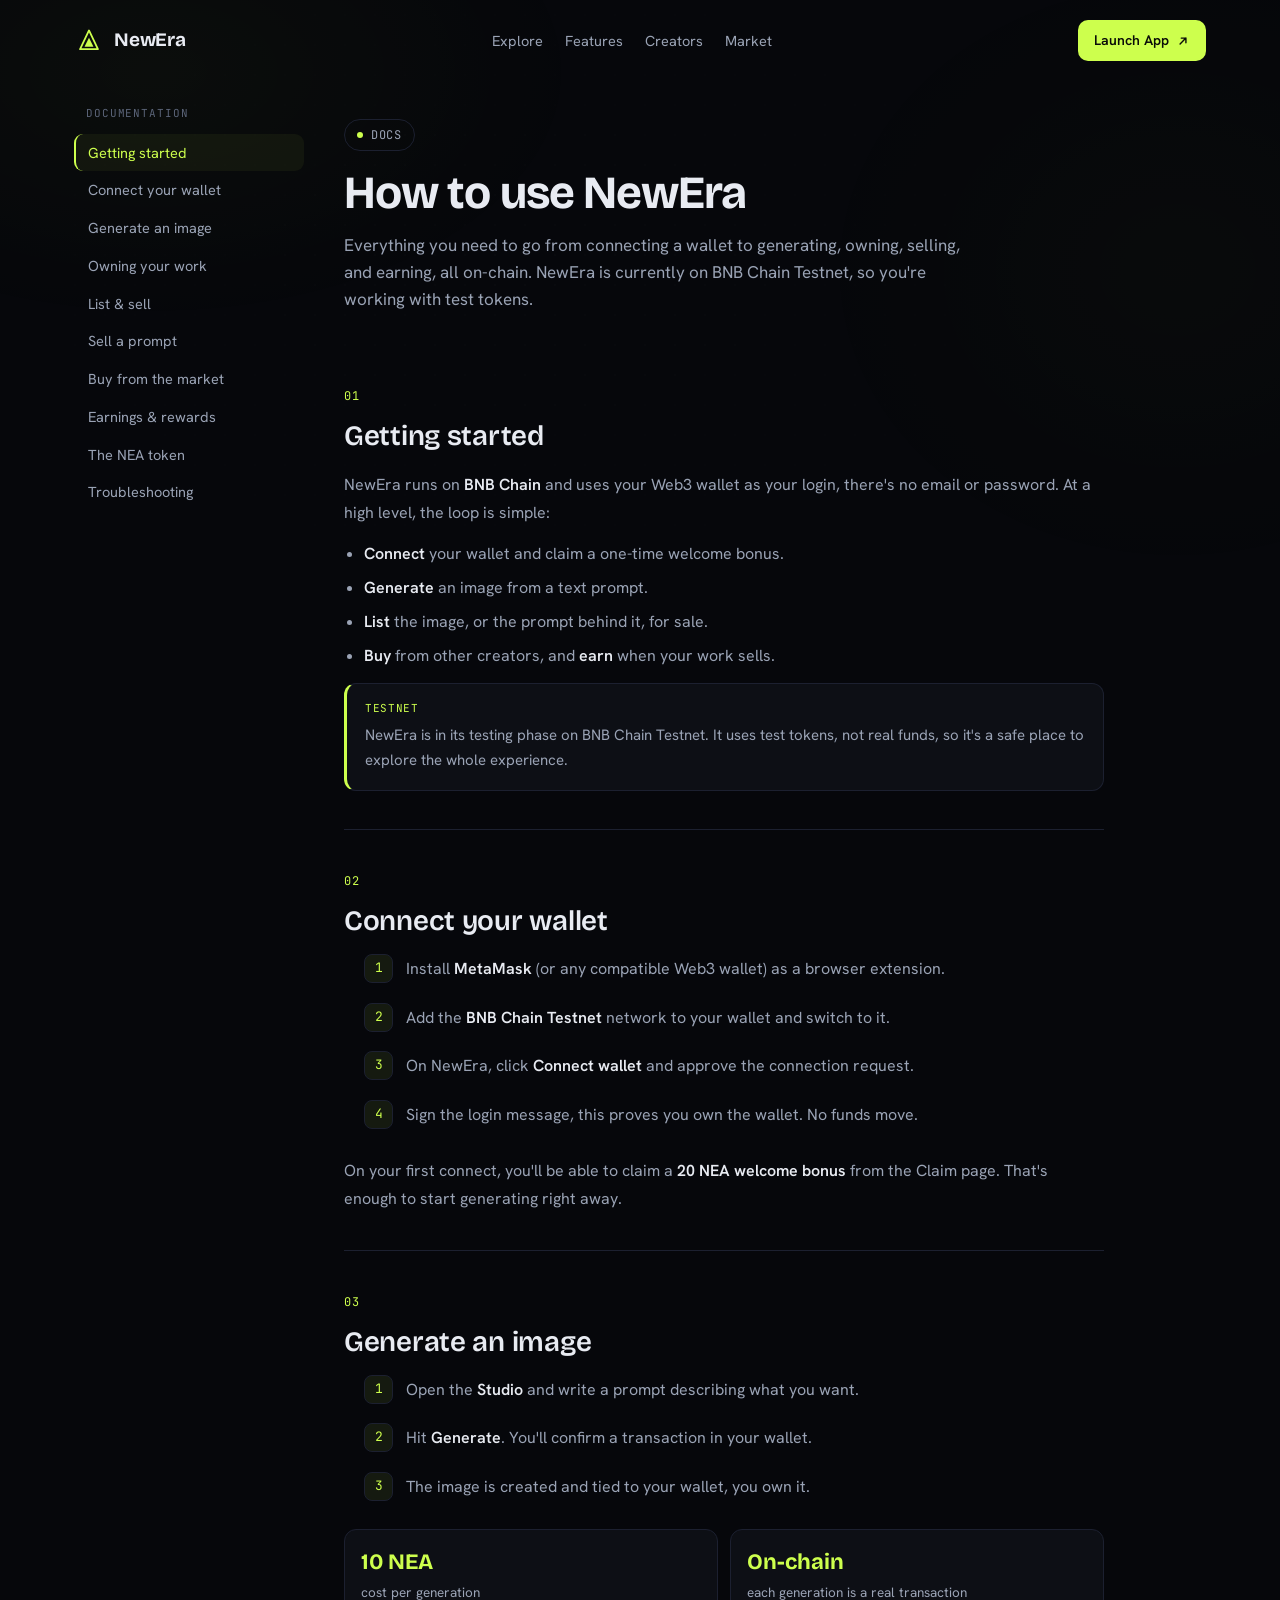
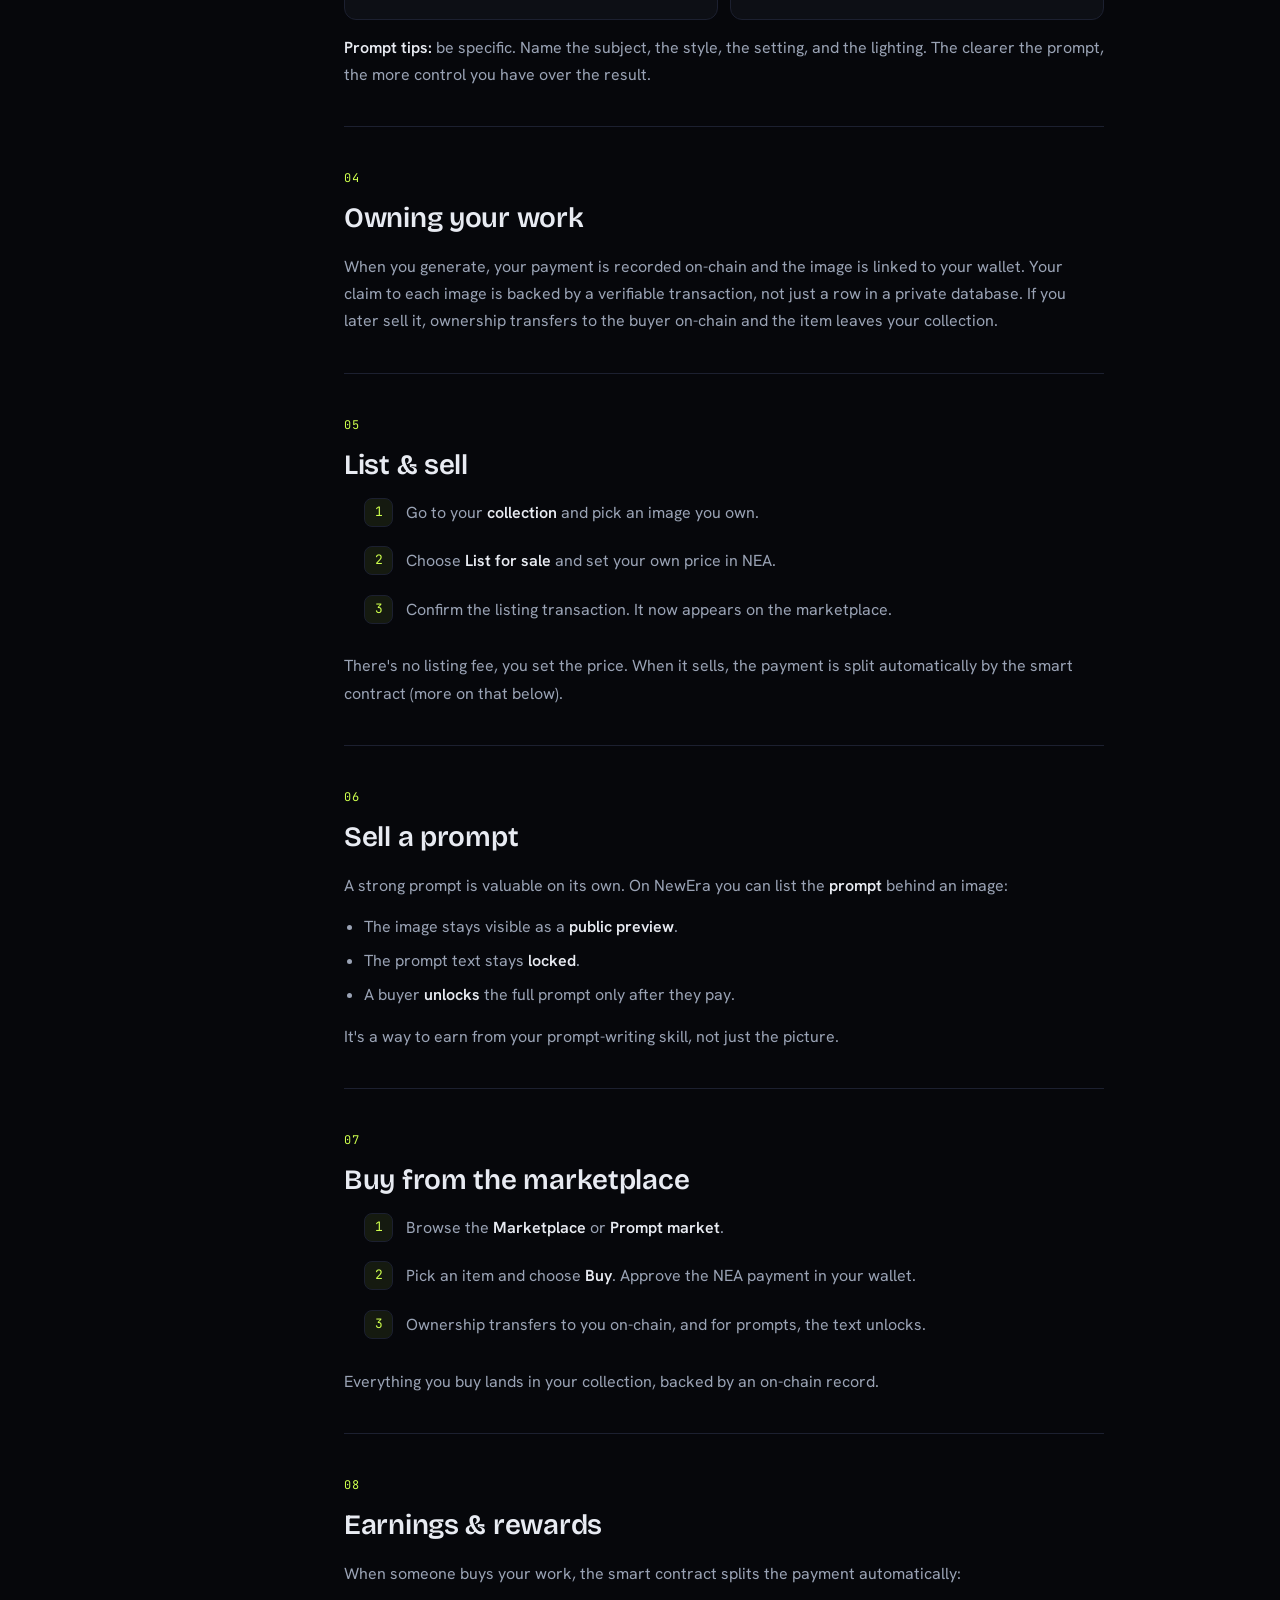
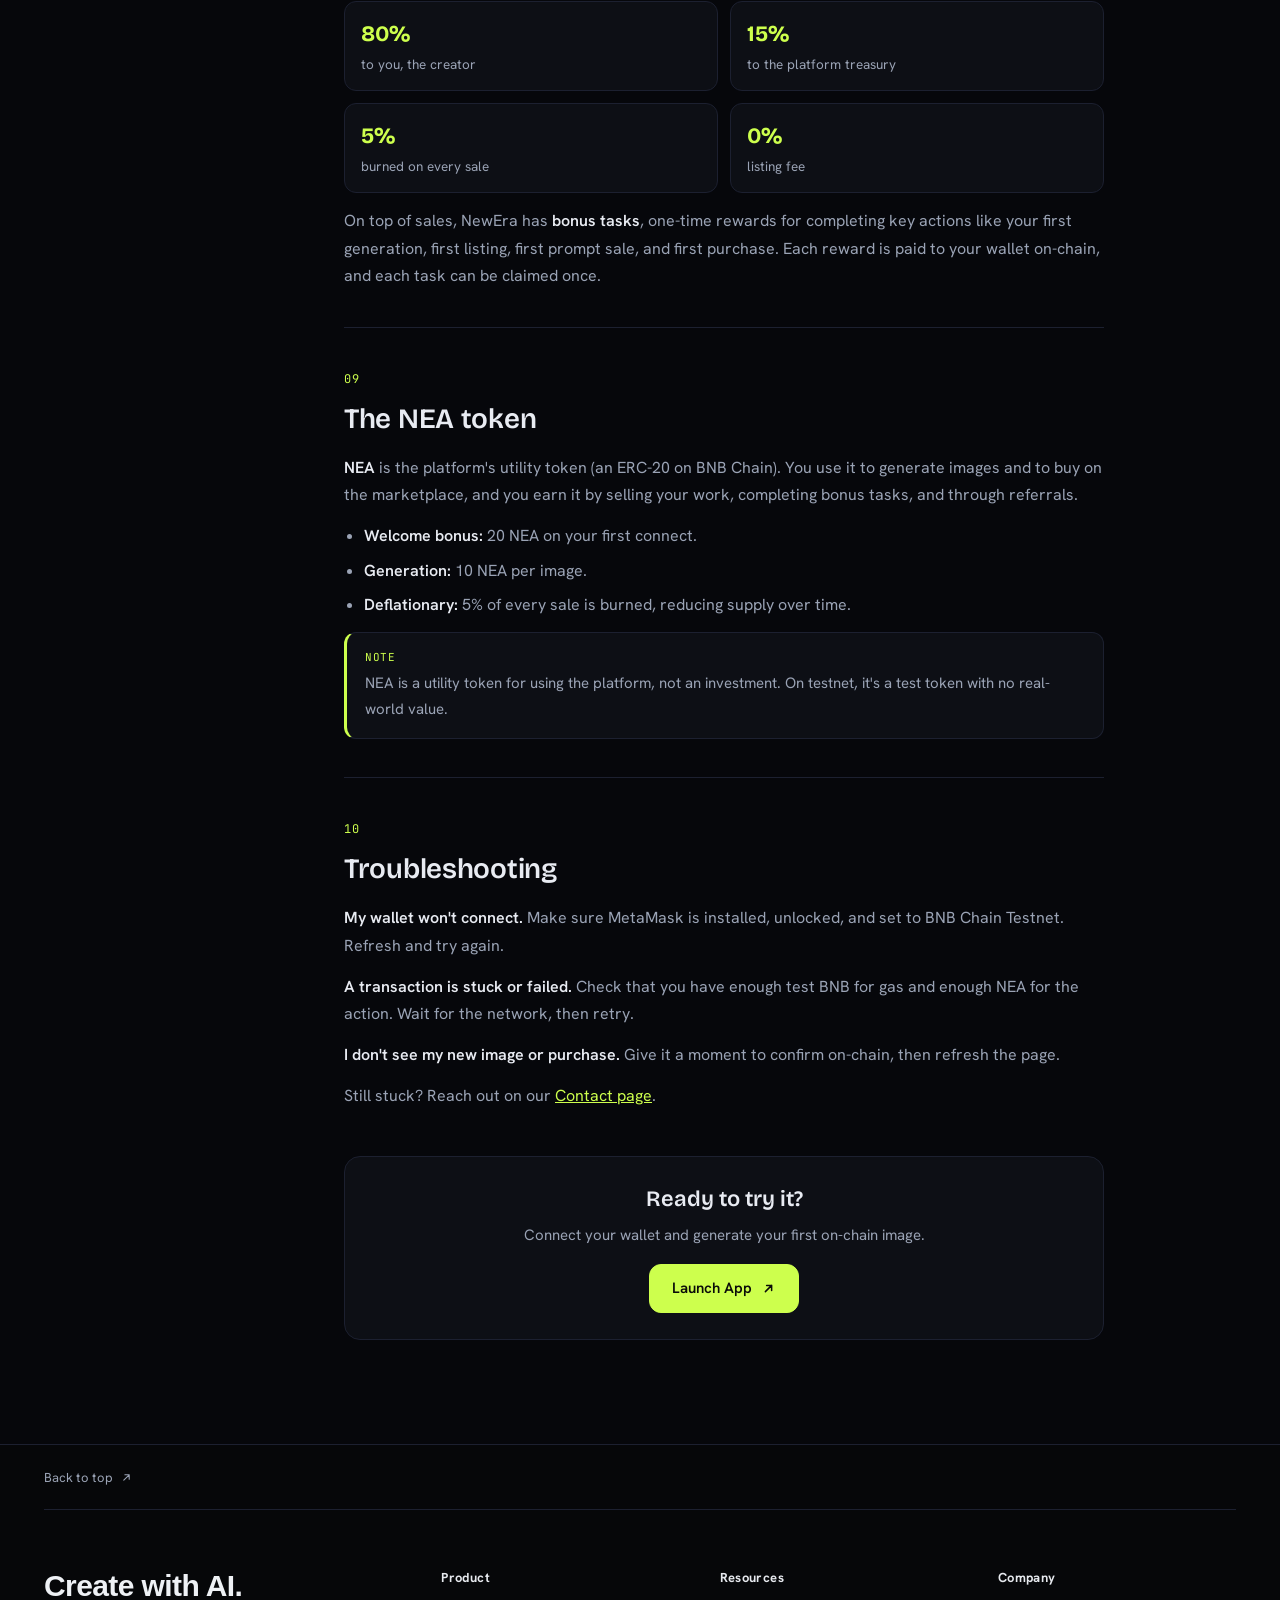
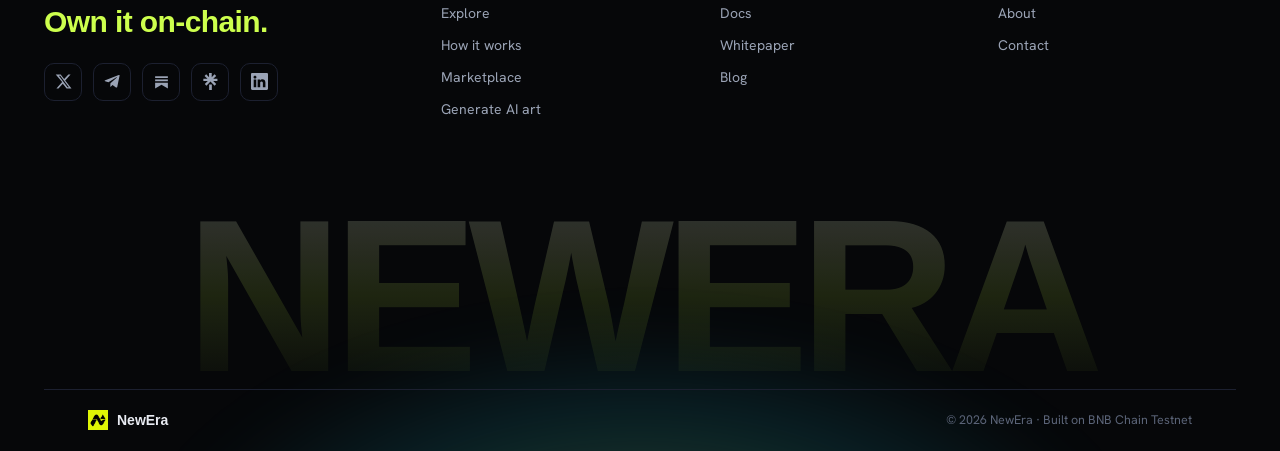
<file: docs.html>
<!DOCTYPE html>
<html lang="en">
<head>
<meta charset="UTF-8" />
<meta name="viewport" content="width=device-width, initial-scale=1.0" />
<title>Docs · NewEra</title>
<meta name="description" content="How to use NewEra, connect your wallet, generate AI images, list and sell your work, sell prompts, buy from the marketplace, and earn on-chain on BNB Chain." />
<link rel="icon" type="image/png" href="favicon logo.png">
<link rel="preconnect" href="https://fonts.googleapis.com" />
<link rel="preconnect" href="https://fonts.gstatic.com" crossorigin />
<link href="https://fonts.googleapis.com/css2?family=Bricolage+Grotesque:opsz,wght@12..96,600;12..96,700&family=Hanken+Grotesk:wght@400;500;600;700&family=JetBrains+Mono:wght@400;500&display=swap" rel="stylesheet" />
<link rel="stylesheet" href="styles.css">
<style>
  :root{
    --bg:#06070b; --panel:#0d0f15; --line:#1c2030; --text:#e8ebf2;
    --muted:#9aa3b5; --dim:#5b6478; --acc:#cdff4d; --ease:cubic-bezier(.22,1,.36,1);
    --display:"Bricolage Grotesque",sans-serif; --body:"Hanken Grotesk",sans-serif; --mono:"JetBrains Mono",monospace;
  }
  /* top nav */
  .dx-nav{display:flex;align-items:center;justify-content:space-between;max-width:1180px;margin:0 auto;padding:20px 24px}
  .dx-nav .brand{display:flex;align-items:center;gap:10px;font-family:var(--display);font-weight:700;font-size:19px;color:var(--text);text-decoration:none}
  .dx-nav .nl{display:flex;gap:22px;align-items:center}
  .dx-nav .nl a{font-family:var(--body);font-size:14.5px;color:var(--muted);text-decoration:none;transition:.15s}
  .dx-nav .nl a:hover{color:var(--text)}
  .dx-nav .cta{font-family:var(--body);font-weight:600;font-size:14px;color:#0a0c08;background:var(--acc);padding:10px 16px;border-radius:10px;text-decoration:none;display:inline-flex;align-items:center;gap:7px}
  @media(max-width:760px){.dx-nav .nl{display:none}}

  /* docs layout */
  .dx{max-width:1180px;margin:0 auto;padding:24px 24px 40px;display:grid;grid-template-columns:230px 1fr;gap:40px;align-items:start}
  @media(max-width:880px){.dx{grid-template-columns:1fr;gap:8px}}

  /* sidebar */
  .dx-side{position:sticky;top:24px}
  @media(max-width:880px){.dx-side{position:static;border:1px solid var(--line);border-radius:14px;padding:14px;background:var(--panel)}}
  .dx-side .st{font-family:var(--mono);font-size:11px;letter-spacing:.08em;text-transform:uppercase;color:var(--dim);margin:0 0 12px;padding-left:12px}
  .dx-side a{display:block;font-family:var(--body);font-size:14.5px;color:var(--muted);text-decoration:none;padding:8px 12px;border-radius:9px;border-left:2px solid transparent;transition:.14s}
  .dx-side a:hover{color:var(--text);background:rgba(255,255,255,.02)}
  .dx-side a.on{color:var(--acc);border-left-color:var(--acc);background:rgba(205,255,77,.05)}

  /* content */
  .dx-main{min-width:0;max-width:760px}
  .dx-hero{padding:14px 0 6px}
  .dx-hero .eb{display:inline-flex;align-items:center;gap:8px;font-family:var(--mono);font-size:12px;letter-spacing:.06em;text-transform:uppercase;color:var(--muted);border:1px solid var(--line);padding:6px 12px;border-radius:999px}
  .dx-hero .eb i{width:6px;height:6px;border-radius:50%;background:var(--acc)}
  .dx-hero h1{font-family:var(--display);font-weight:700;font-size:clamp(30px,4.5vw,46px);line-height:1.06;margin:18px 0 0;color:var(--text);letter-spacing:-.02em}
  .dx-hero p{font-family:var(--body);font-size:17px;line-height:1.6;color:var(--muted);margin:14px 0 0;max-width:620px}

  .dx-sec{padding:38px 0 0;scroll-margin-top:80px;border-top:1px solid var(--line);margin-top:38px}
  .dx-sec:first-of-type{border-top:0;margin-top:26px}
  .dx-sec .num{font-family:var(--mono);font-size:12px;color:var(--acc);letter-spacing:.06em}
  .dx-sec h2{font-family:var(--display);font-weight:600;font-size:clamp(22px,3vw,28px);color:var(--text);margin:8px 0 14px;letter-spacing:-.01em}
  .dx-sec p{font-family:var(--body);font-size:16px;line-height:1.7;color:var(--muted);margin:0 0 14px}
  .dx-sec p b{color:var(--text);font-weight:600}
  .dx-sec ul,.dx-sec ol{margin:0 0 14px;padding-left:20px}
  .dx-sec li{font-family:var(--body);font-size:16px;line-height:1.7;color:var(--muted);margin:0 0 7px}
  .dx-sec li b{color:var(--text);font-weight:600}
  .dx-sec code{font-family:var(--mono);font-size:13.5px;background:var(--panel);border:1px solid var(--line);border-radius:6px;padding:2px 7px;color:var(--acc)}

  .dx-steps{counter-reset:s;list-style:none;padding:0;margin:0 0 14px}
  .dx-steps li{position:relative;padding:0 0 16px 42px;font-family:var(--body);font-size:16px;line-height:1.6;color:var(--muted)}
  .dx-steps li::before{counter-increment:s;content:counter(s);position:absolute;left:0;top:-2px;width:27px;height:27px;border-radius:8px;background:rgba(205,255,77,.08);border:1px solid var(--line);color:var(--acc);font-family:var(--mono);font-size:13px;display:grid;place-items:center}

  .dx-callout{border:1px solid var(--line);border-left:3px solid var(--acc);border-radius:12px;background:var(--panel);padding:16px 18px;margin:0 0 14px}
  .dx-callout .k{font-family:var(--mono);font-size:11px;letter-spacing:.06em;text-transform:uppercase;color:var(--acc);display:block;margin-bottom:6px}
  .dx-callout p{margin:0;font-size:15px;color:var(--muted)}

  .dx-cards{display:grid;grid-template-columns:1fr 1fr;gap:12px;margin:4px 0 14px}
  @media(max-width:560px){.dx-cards{grid-template-columns:1fr}}
  .dx-cards .c{border:1px solid var(--line);border-radius:12px;padding:16px;background:var(--panel)}
  .dx-cards .c .big{font-family:var(--display);font-weight:700;font-size:22px;color:var(--acc)}
  .dx-cards .c .lab{font-family:var(--body);font-size:13.5px;color:var(--muted);margin-top:3px}

  /* footer minor */
  .dx-foot-cta{max-width:760px;margin:46px auto 0;border:1px solid var(--line);border-radius:16px;background:var(--panel);padding:26px;text-align:center}
  .dx-foot-cta h3{font-family:var(--display);font-weight:600;font-size:22px;color:var(--text);margin:0 0 8px}
  .dx-foot-cta p{font-family:var(--body);font-size:15px;color:var(--muted);margin:0 0 18px}
  .dx-btn{display:inline-flex;align-items:center;gap:9px;font-family:var(--body);font-weight:600;font-size:15px;border-radius:12px;padding:12px 22px;text-decoration:none;background:var(--acc);color:#0a0c08;border:1px solid var(--acc);transition:.16s var(--ease)}
  .dx-btn:hover{filter:brightness(1.06)}
</style>
</head>
<body>
  <div class="wrap">

    <!-- top nav -->
    <nav class="dx-nav">
      <a href="index.html" class="brand">
        <span class="logo">
          <svg width="26" height="26" viewBox="0 0 32 32" fill="none">
            <path d="M16 3 L27 26 H5 Z" stroke="#cdff4d" stroke-width="2.2" stroke-linejoin="round"/>
            <path d="M16 12 L21.5 23 H10.5 Z" fill="#cdff4d"/>
          </svg>
        </span>
        NewEra
      </a>
      <div class="nl">
        <a href="index.html#home">Explore</a>
        <a href="index.html#create">Features</a>
        <a href="studio/community.html">Creators</a>
        <a href="studio/marketplace.html">Market</a>
      </div>
      <a href="studio/index.html" class="cta">Launch App
        <svg width="14" height="14" viewBox="0 0 24 24" fill="none" stroke="currentColor" stroke-width="2.4" stroke-linecap="round" stroke-linejoin="round"><path d="M7 17 17 7M9 7h8v8"/></svg>
      </a>
    </nav>

    <div class="dx">
      <!-- sidebar -->
      <aside class="dx-side">
        <p class="st">Documentation</p>
        <nav id="docNav">
          <a href="#start" class="on">Getting started</a>
          <a href="#wallet">Connect your wallet</a>
          <a href="#generate">Generate an image</a>
          <a href="#own">Owning your work</a>
          <a href="#list">List &amp; sell</a>
          <a href="#prompt">Sell a prompt</a>
          <a href="#buy">Buy from the market</a>
          <a href="#earn">Earnings &amp; rewards</a>
          <a href="#nea">The NEA token</a>
          <a href="#help">Troubleshooting</a>
        </nav>
      </aside>

      <!-- content -->
      <main class="dx-main">
        <div class="dx-hero">
          <span class="eb"><i></i> Docs</span>
          <h1>How to use NewEra</h1>
          <p>Everything you need to go from connecting a wallet to generating, owning, selling, and earning, all on-chain. NewEra is currently on BNB Chain Testnet, so you're working with test tokens.</p>
        </div>

        <section class="dx-sec" id="start">
          <span class="num">01</span>
          <h2>Getting started</h2>
          <p>NewEra runs on <b>BNB Chain</b> and uses your Web3 wallet as your login, there's no email or password. At a high level, the loop is simple:</p>
          <ul>
            <li><b>Connect</b> your wallet and claim a one-time welcome bonus.</li>
            <li><b>Generate</b> an image from a text prompt.</li>
            <li><b>List</b> the image, or the prompt behind it, for sale.</li>
            <li><b>Buy</b> from other creators, and <b>earn</b> when your work sells.</li>
          </ul>
          <div class="dx-callout"><span class="k">Testnet</span><p>NewEra is in its testing phase on BNB Chain Testnet. It uses test tokens, not real funds, so it's a safe place to explore the whole experience.</p></div>
        </section>

        <section class="dx-sec" id="wallet">
          <span class="num">02</span>
          <h2>Connect your wallet</h2>
          <ol class="dx-steps">
            <li>Install <b>MetaMask</b> (or any compatible Web3 wallet) as a browser extension.</li>
            <li>Add the <b>BNB Chain Testnet</b> network to your wallet and switch to it.</li>
            <li>On NewEra, click <b>Connect wallet</b> and approve the connection request.</li>
            <li>Sign the login message, this proves you own the wallet. No funds move.</li>
          </ol>
          <p>On your first connect, you'll be able to claim a <b>20 NEA welcome bonus</b> from the Claim page. That's enough to start generating right away.</p>
        </section>

        <section class="dx-sec" id="generate">
          <span class="num">03</span>
          <h2>Generate an image</h2>
          <ol class="dx-steps">
            <li>Open the <b>Studio</b> and write a prompt describing what you want.</li>
            <li>Hit <b>Generate</b>. You'll confirm a transaction in your wallet.</li>
            <li>The image is created and tied to your wallet, you own it.</li>
          </ol>
          <div class="dx-cards">
            <div class="c"><div class="big">10 NEA</div><div class="lab">cost per generation</div></div>
            <div class="c"><div class="big">On-chain</div><div class="lab">each generation is a real transaction</div></div>
          </div>
          <p><b>Prompt tips:</b> be specific. Name the subject, the style, the setting, and the lighting. The clearer the prompt, the more control you have over the result.</p>
        </section>

        <section class="dx-sec" id="own">
          <span class="num">04</span>
          <h2>Owning your work</h2>
          <p>When you generate, your payment is recorded on-chain and the image is linked to your wallet. Your claim to each image is backed by a verifiable transaction, not just a row in a private database. If you later sell it, ownership transfers to the buyer on-chain and the item leaves your collection.</p>
        </section>

        <section class="dx-sec" id="list">
          <span class="num">05</span>
          <h2>List &amp; sell</h2>
          <ol class="dx-steps">
            <li>Go to your <b>collection</b> and pick an image you own.</li>
            <li>Choose <b>List for sale</b> and set your own price in NEA.</li>
            <li>Confirm the listing transaction. It now appears on the marketplace.</li>
          </ol>
          <p>There's no listing fee, you set the price. When it sells, the payment is split automatically by the smart contract (more on that below).</p>
        </section>

        <section class="dx-sec" id="prompt">
          <span class="num">06</span>
          <h2>Sell a prompt</h2>
          <p>A strong prompt is valuable on its own. On NewEra you can list the <b>prompt</b> behind an image:</p>
          <ul>
            <li>The image stays visible as a <b>public preview</b>.</li>
            <li>The prompt text stays <b>locked</b>.</li>
            <li>A buyer <b>unlocks</b> the full prompt only after they pay.</li>
          </ul>
          <p>It's a way to earn from your prompt-writing skill, not just the picture.</p>
        </section>

        <section class="dx-sec" id="buy">
          <span class="num">07</span>
          <h2>Buy from the marketplace</h2>
          <ol class="dx-steps">
            <li>Browse the <b>Marketplace</b> or <b>Prompt market</b>.</li>
            <li>Pick an item and choose <b>Buy</b>. Approve the NEA payment in your wallet.</li>
            <li>Ownership transfers to you on-chain, and for prompts, the text unlocks.</li>
          </ol>
          <p>Everything you buy lands in your collection, backed by an on-chain record.</p>
        </section>

        <section class="dx-sec" id="earn">
          <span class="num">08</span>
          <h2>Earnings &amp; rewards</h2>
          <p>When someone buys your work, the smart contract splits the payment automatically:</p>
          <div class="dx-cards">
            <div class="c"><div class="big">80%</div><div class="lab">to you, the creator</div></div>
            <div class="c"><div class="big">15%</div><div class="lab">to the platform treasury</div></div>
            <div class="c"><div class="big">5%</div><div class="lab">burned on every sale</div></div>
            <div class="c"><div class="big">0%</div><div class="lab">listing fee</div></div>
          </div>
          <p>On top of sales, NewEra has <b>bonus tasks</b>, one-time rewards for completing key actions like your first generation, first listing, first prompt sale, and first purchase. Each reward is paid to your wallet on-chain, and each task can be claimed once.</p>
        </section>

        <section class="dx-sec" id="nea">
          <span class="num">09</span>
          <h2>The NEA token</h2>
          <p><b>NEA</b> is the platform's utility token (an ERC-20 on BNB Chain). You use it to generate images and to buy on the marketplace, and you earn it by selling your work, completing bonus tasks, and through referrals.</p>
          <ul>
            <li><b>Welcome bonus:</b> 20 NEA on your first connect.</li>
            <li><b>Generation:</b> 10 NEA per image.</li>
            <li><b>Deflationary:</b> 5% of every sale is burned, reducing supply over time.</li>
          </ul>
          <div class="dx-callout"><span class="k">Note</span><p>NEA is a utility token for using the platform, not an investment. On testnet, it's a test token with no real-world value.</p></div>
        </section>

        <section class="dx-sec" id="help">
          <span class="num">10</span>
          <h2>Troubleshooting</h2>
          <p><b>My wallet won't connect.</b> Make sure MetaMask is installed, unlocked, and set to BNB Chain Testnet. Refresh and try again.</p>
          <p><b>A transaction is stuck or failed.</b> Check that you have enough test BNB for gas and enough NEA for the action. Wait for the network, then retry.</p>
          <p><b>I don't see my new image or purchase.</b> Give it a moment to confirm on-chain, then refresh the page.</p>
          <p>Still stuck? Reach out on our <a href="contact.html" style="color:var(--acc)">Contact page</a>.</p>
        </section>

        <div class="dx-foot-cta">
          <h3>Ready to try it?</h3>
          <p>Connect your wallet and generate your first on-chain image.</p>
          <a href="studio/index.html" class="dx-btn">Launch App
            <svg width="15" height="15" viewBox="0 0 24 24" fill="none" stroke="currentColor" stroke-width="2.4" stroke-linecap="round" stroke-linejoin="round"><path d="M7 17 17 7M9 7h8v8"/></svg>
          </a>
        </div>
      </main>
    </div>

    <!-- ===== footer ===== -->
<footer class="site-foot">
  <div class="foot-wrap">
    <div class="foot-top">
      <button class="backtop" id="backtop">Back to top
        <svg width="13" height="13" viewBox="0 0 24 24" fill="none" stroke="currentColor" stroke-width="2" stroke-linecap="round" stroke-linejoin="round"><path d="M7 17 17 7M9 7h8v8"/></svg>
      </button>
    </div>
    <div class="foot-main">
      <div class="foot-brand">
        <div class="foot-tag">Create with AI.<br><b>Own it on-chain.</b></div>
        <div class="foot-social">
          <a href="https://x.com/New_EraAI" aria-label="X (Twitter)"><svg viewBox="0 0 24 24" fill="currentColor"><path d="M18.9 2H22l-7.6 8.7L23.3 22h-6.9l-5.4-7-6.1 7H2l8.1-9.3L1 2h7l4.9 6.5L18.9 2Zm-1.2 18h1.9L7.4 3.9H5.4L17.7 20Z"/></svg></a>
          <a href="https://t.me/New_EraAi" aria-label="Telegram"><svg viewBox="0 0 24 24" fill="currentColor"><path d="M21.9 4.4 18.7 19.6c-.2 1-.9 1.3-1.8.8l-4.8-3.6-2.3 2.2c-.3.3-.5.5-1 .5l.3-5 9.1-8.2c.4-.3-.1-.5-.6-.2L6.3 13 1.6 11.5c-1-.3-1-.9.2-1.4l19-7.3c.9-.3 1.6.2 1.1 1.6Z"/></svg></a>
          <a href="https://substack.com/@neweraonchain" aria-label="Substack"><svg viewBox="0 0 24 24" fill="currentColor"><path d="M3 4.6h18v2.5H3z"/><path d="M3 9.1h18v2.5H3z"/><path d="M3 13.6h18V22l-9-5.3L3 22z"/></svg></a>
          <a href="https://linktr.ee/NewEraAI" aria-label="Linktree"><svg viewBox="0 0 24 24" fill="currentColor"><path d="M13.736 5.853l4.005-4.117 2.325 2.38-4.2 4.005h5.908v3.305h-5.937l4.229 4.108-2.325 2.334-5.74-5.769-5.74 5.769-2.325-2.325 4.229-4.108H1.901V8.121h5.908l-4.2-4.004 2.324-2.381 4.005 4.117V0h3.797v5.853zM10.084 16.063h3.797v7.937h-3.797v-7.937z"/></svg></a>
          <a href="https://www.linkedin.com/company/newera-ai" aria-label="LinkedIn"><svg viewBox="0 0 16 16" fill="currentColor"><path d="M0 1.146C0 .513.526 0 1.175 0h13.65C15.474 0 16 .513 16 1.146v13.708c0 .633-.526 1.146-1.175 1.146H1.175C.526 16 0 15.487 0 14.854zM4.943 13.394V6.169H2.542v7.225zm-1.2-8.212c.837 0 1.358-.554 1.358-1.248-.015-.709-.52-1.248-1.342-1.248S2.4 3.226 2.4 3.934c0 .694.521 1.248 1.327 1.248zm4.908 8.212V9.359c0-.216.016-.432.08-.586.173-.431.568-.878 1.232-.878.869 0 1.216.662 1.216 1.634v3.865h2.401V9.25c0-2.22-1.184-3.252-2.764-3.252-1.274 0-1.845.7-2.165 1.193V6.169h-2.4c.03.678 0 7.225 0 7.225z"/></svg></a>
        </div>
      </div>
<div class="foot-col">
        <h4>Product</h4>
        <a href="#create">Explore</a>
        <a href="#stack">How it works</a>
         <a href="studio/marketplace.html">Marketplace</a>
        <a href="feature-generate.html">Generate AI art</a>
      </div>
      <div class="foot-col">
        <h4>Resources</h4>
        <a href="docs.html">Docs</a>
        <a href="https://neweraai.mintlify.site/introduction">Whitepaper</a>
        <a href="https://neweraonchain.substack.com" target="_blank" rel="noopener">Blog</a>
      </div>
      <div class="foot-col">
        <h4>Company</h4>
        <a href="about.html">About</a>
        <a href="contact.html">Contact</a>
      </div>
  </div>
  <div class="foot-glow"></div>
  <div class="foot-mark">NEWERA</div>
  <div class="foot-bottom">
    <div class="foot-bar">
      <span class="bd"><img src="favicon logo.png" alt="NewEra logo" style="width:20px;height:20px;object-fit:contain;vertical-align:middle"> NewEra</span>
      <span class="cr">&copy; 2026 NewEra &middot; Built on BNB Chain Testnet</span>
    </div>
  </div>
</footer>

  </div>

  <script>
    // smooth-scroll + highlight active section in the sidebar
    (function(){
      var links = Array.prototype.slice.call(document.querySelectorAll('#docNav a'));
      var secs = links.map(function(a){ return document.querySelector(a.getAttribute('href')); });

      links.forEach(function(a){
        a.addEventListener('click', function(e){
          e.preventDefault();
          var t = document.querySelector(a.getAttribute('href'));
          if(t) t.scrollIntoView({behavior:'smooth', block:'start'});
        });
      });

      function onScroll(){
        var y = window.scrollY + 100;
        var current = secs[0];
        for(var i=0;i<secs.length;i++){ if(secs[i] && secs[i].offsetTop <= y) current = secs[i]; }
        links.forEach(function(a){
          a.classList.toggle('on', current && a.getAttribute('href') === '#'+current.id);
        });
      }
      window.addEventListener('scroll', onScroll, {passive:true});
      onScroll();

      document.getElementById('backtop')?.addEventListener('click', function(){ window.scrollTo({top:0,behavior:'smooth'}); });
    })();
  </script>
</body>
</html>
</file>
<file: styles.css>
:root{
    --bg:#06070b; --bg2:#0a0c12; --panel:#0c0e15;
    --text:#f5f7fa; --muted:#a8aeb0; --dim:#7a8080;
    --line:rgba(255,255,255,.08); --line2:rgba(255,255,255,.05);
    --acc:#cdff4d; --acc-deep:#11200a; --down:#f6465d;
    --ease:cubic-bezier(.16,1,.3,1);
    --display:"Bricolage Grotesque",sans-serif;
    --body:"Hanken Grotesk",system-ui,sans-serif;
    --mono:"JetBrains Mono",ui-monospace,monospace;
  }
  *{box-sizing:border-box;margin:0;padding:0}
  html{scroll-behavior:smooth}
  body{background:var(--bg);color:var(--text);font-family:var(--body);
    -webkit-font-smoothing:antialiased;overflow-x:clip;line-height:1.5}

  /* ambient background — faint grid, no colored glow */
  body::before{content:"";position:fixed;inset:0;z-index:0;pointer-events:none;opacity:.6;
    background:
      radial-gradient(60% 50% at 12% 8%,rgba(205,255,77,.05),transparent 60%),
      radial-gradient(50% 60% at 92% 30%,rgba(205,255,77,.03),transparent 65%);}
  body::after{content:"";position:fixed;inset:0;z-index:0;pointer-events:none;opacity:.5;
    background-image:radial-gradient(rgba(255,255,255,.03) 1px,transparent 1px);background-size:30px 30px;
    -webkit-mask-image:radial-gradient(80% 70% at 40% 30%,#000,transparent 80%);
    mask-image:radial-gradient(80% 70% at 40% 30%,#000,transparent 80%)}

  .wrap{position:relative;z-index:2;max-width:1720px;margin:0 auto;padding:0 44px}

  /* ===== nav ===== */
  .nav{display:flex;align-items:center;justify-content:space-between;gap:16px;margin-bottom:32px;max-width:600px}
  .brand{display:flex;align-items:center;gap:11px;font-family:var(--display);font-weight:700;font-size:20px;letter-spacing:-.01em}
  .logo{width:30px;height:30px;display:grid;place-items:center}
  .nav-links{display:flex;gap:24px;font-size:14px;color:var(--muted)}
  .nav-links a{text-decoration:none;color:inherit;transition:color .2s;position:relative;padding-bottom:7px}
  .nav-links a::after{content:"";position:absolute;left:0;bottom:0;height:2px;width:100%;border-radius:2px;
    background:var(--acc);transform:scaleX(0);transform-origin:left;transition:transform .3s var(--ease)}
  .nav-links a:hover{color:var(--text)}
  .nav-links a:hover::after,.nav-links a.on::after{transform:scaleX(1)}
  .nav-links a.on{color:var(--text)}
  .nav-cta{display:inline-flex;align-items:center;gap:8px;background:rgba(255,255,255,.04);border:1px solid var(--line);
    color:var(--text);font-weight:600;font-size:13px;padding:10px 15px;border-radius:12px;text-decoration:none;transition:.2s;white-space:nowrap}
  .nav-cta:hover{border-color:rgba(205,255,77,.5);background:rgba(205,255,77,.06)}

  /* ===== hero ===== */
  .hero{display:grid;grid-template-columns:1.08fr .92fr;gap:80px;align-items:stretch;min-height:auto;padding-bottom:34px}
  .hero-left{display:flex;flex-direction:column;padding:24px 0 36px}
  .hero-body{margin:8px 0 0;max-width:620px;width:100%}
  .eyebrow{display:inline-flex;align-items:center;gap:9px;font-family:var(--mono);font-size:12px;color:var(--muted);letter-spacing:.02em;
    border:1px solid var(--line);background:rgba(255,255,255,.02);padding:7px 14px;border-radius:10px;margin-bottom:30px}
  .eyebrow .pulse{width:7px;height:7px;border-radius:50%;background:var(--acc)}

  .headline{font-family:var(--display);font-weight:700;font-size:clamp(40px,5.6vw,74px);
    line-height:1.02;letter-spacing:-.02em}
  .acc-word{position:relative;color:var(--acc);white-space:nowrap}
  .squiggle{position:absolute;left:0;right:0;bottom:-.22em;width:100%;height:.34em;overflow:visible}
  .squiggle path{fill:none;stroke:var(--acc);stroke-width:6;stroke-linecap:round;
    stroke-dasharray:340;stroke-dashoffset:340;animation:draw 1s .7s var(--ease) forwards}
  @keyframes draw{to{stroke-dashoffset:0}}

  .bio{color:var(--muted);font-size:17px;line-height:1.62;margin:26px 0 36px;max-width:48ch}

  .cta{display:flex;align-items:center;gap:14px;flex-wrap:wrap}
  .btn{display:inline-flex;align-items:center;gap:10px;font-weight:700;font-size:15px;border-radius:12px;cursor:pointer;
    text-decoration:none;transition:transform .2s var(--ease),background .2s,border-color .2s;border:1px solid transparent}
  .btn.primary{background:var(--acc);color:var(--acc-deep);padding:15px 26px}
  .btn.primary:hover{transform:translateY(-2px)}
  .btn.ghost{background:rgba(255,255,255,.03);border-color:var(--line);color:var(--text);padding:15px 22px 15px 15px}
  .btn.ghost:hover{transform:translateY(-2px);border-color:rgba(255,255,255,.25)}
  .btn .play{width:30px;height:30px;border-radius:50%;background:var(--acc);color:var(--acc-deep);display:grid;place-items:center;flex:0 0 auto}
  .btn svg{display:block}

  .features{display:flex;gap:34px;flex-wrap:wrap;margin-top:56px;padding-top:30px;border-top:1px solid var(--line2)}
  .feat{display:flex;gap:13px;align-items:flex-start;max-width:230px}
  .feat-ic{width:38px;height:38px;border-radius:11px;flex:0 0 auto;display:grid;place-items:center;
    background:rgba(205,255,77,.1);border:1px solid rgba(205,255,77,.25);color:var(--acc)}
  .feat-t{font-weight:600;font-size:14.5px}
  .feat-s{color:var(--dim);font-size:12.5px;line-height:1.45;margin-top:3px}

  /* ===== hero visual: art tiles ===== */
  .hero-right{position:relative;height:100%;min-height:560px;align-self:stretch}
  .tilegrid{position:absolute;inset:-9% -72px -9% 44px;overflow:hidden;display:grid;grid-template-columns:repeat(3,1fr);gap:18px;
    -webkit-mask-image:linear-gradient(180deg,transparent,#000 13%,#000 87%,transparent);
    mask-image:linear-gradient(180deg,transparent,#000 13%,#000 87%,transparent)}
  .tcol{display:flex;flex-direction:column;gap:0;animation:railUp 30s linear infinite;will-change:transform}
  .tcol.mid{animation:railDown 34s linear infinite}
  .tilegrid .tcol:nth-of-type(3){animation-duration:26s}
  .tilegrid:hover .tcol{animation-play-state:paused}
  @keyframes railUp{from{transform:translateY(0)}to{transform:translateY(-50%)}}
  @keyframes railDown{from{transform:translateY(-50%)}to{transform:translateY(0)}}
  .tile{position:relative;border-radius:14px;overflow:hidden;aspect-ratio:3/3.7;border:1px solid rgba(255,255,255,.07);margin-bottom:18px}
  .tile::before{content:"";position:absolute;inset:0;background-image:radial-gradient(rgba(255,255,255,.08) 1px,transparent 1px);background-size:11px 11px;opacity:.5;mix-blend-mode:overlay}
  .tile::after{content:"";position:absolute;inset:0;background:linear-gradient(180deg,transparent 55%,rgba(0,0,0,.45))}
  .tile .tag{position:absolute;left:11px;bottom:10px;z-index:2;font-size:10.5px;font-family:var(--mono);
    color:rgba(255,255,255,.92);background:rgba(0,0,0,.32);border:1px solid rgba(255,255,255,.14);
    padding:3px 9px;border-radius:7px}
  .tile .spark{position:absolute;right:10px;top:10px;z-index:2;color:var(--acc);opacity:.9}
  .tile.shimmer .sh{position:absolute;inset:0;z-index:1;
    background:linear-gradient(115deg,transparent 35%,rgba(255,255,255,.22) 50%,transparent 65%);
    transform:translateX(-100%);animation:sweep 3.6s ease-in-out infinite}
  @keyframes sweep{0%{transform:translateX(-100%)}55%,100%{transform:translateX(120%)}}
  .tile:hover{outline:1.5px solid rgba(205,255,77,.6);outline-offset:-1px}

  /* entrance */
  [data-rv]{opacity:0;transform:translateY(22px);transition:opacity .8s var(--ease),transform .8s var(--ease)}
  [data-rv].in{opacity:1;transform:none}

  @media(max-width:980px){
    .hero{grid-template-columns:1fr;min-height:auto;gap:10px}
    .hero-right{min-height:420px;margin-top:10px;order:2}
    .hero-left{order:1;padding-top:10px}
    .nav-links{display:none}
  }
  @media(max-width:560px){
    .wrap{padding:0 20px}
    .features{gap:22px}
    .feat{max-width:none;flex:1 1 100%}
  }
  @media(prefers-reduced-motion:reduce){
    .tile,.tile.shimmer .sh{animation:none}
    [data-rv]{opacity:1;transform:none;transition:none}
    .squiggle path{stroke-dashoffset:0}
  }

  /* ===== How it works (scroll stack) ===== */
  .hiw-head{text-align:center;max-width:680px;margin:40px auto 0;padding-top:40px}
  .hiw-head h2{font-family:var(--display);font-weight:700;font-size:clamp(32px,5vw,60px);letter-spacing:-.02em}
  .hiw-head h2 .acc{color:var(--acc)}
  .hiw-head p{color:var(--muted);font-size:17px;margin-top:16px}
  .hiw-hint{margin-top:22px;color:var(--dim);font-size:13px;display:inline-flex;align-items:center;gap:8px}
  .hiw-hint svg{animation:bob 1.8s ease-in-out infinite}
  @keyframes bob{0%,100%{transform:translateY(0)}50%{transform:translateY(5px)}}

  .stack{position:relative;height:400vh}
  .stack-pin{position:sticky;top:0;height:100vh;display:grid;place-items:center;overflow:hidden}
  .s-card{grid-area:1/1;width:min(1060px,94vw);height:min(560px,74vh);border-radius:18px;overflow:hidden;
    border:1px solid var(--line);background:var(--panel);display:grid;grid-template-columns:.82fr 1.18fr;will-change:transform,opacity}
  .sc-left{position:relative;padding:40px 36px;display:flex;flex-direction:column;
    background:radial-gradient(120% 80% at 10% 0%,rgba(205,255,77,.06),transparent 60%),#0b0d09}
  .sc-top{display:flex;align-items:center;justify-content:space-between;color:var(--dim);font-family:var(--mono);font-size:12px;letter-spacing:.02em}
  .sc-top .b2{display:flex;align-items:center;gap:7px;color:var(--muted)}
  .sc-top .b2 i{width:6px;height:6px;border-radius:50%;background:var(--acc);display:inline-block}
  .sc-icon{margin-top:28px;width:58px;height:58px;border-radius:14px;display:grid;place-items:center;
    background:rgba(205,255,77,.1);border:1px solid rgba(205,255,77,.28);color:var(--acc)}
  .sc-num{margin-top:auto;font-family:var(--display);font-weight:700;font-size:128px;line-height:.8;
    color:transparent;-webkit-text-stroke:1.5px rgba(255,255,255,.14);letter-spacing:-.04em}
  .sc-points{margin-top:20px;display:flex;flex-direction:column;gap:9px}
  .sc-points span{display:flex;align-items:center;gap:9px;color:var(--muted);font-size:13.5px}
  .sc-points span::before{content:"";width:6px;height:6px;border-radius:50%;background:var(--acc);flex:0 0 auto}
  .sc-right{position:relative;padding:44px;display:flex;flex-direction:column;color:#11200a;
    background:linear-gradient(150deg,#e7ffb0,#bff279 46%,#8fe06a)}
  .sc-ey{font-family:var(--mono);font-size:12px;font-weight:500;letter-spacing:.04em;text-transform:uppercase;color:rgba(17,32,10,.6)}
  .sc-right h2{font-family:var(--display);font-weight:700;font-size:clamp(28px,3.4vw,44px);line-height:1.05;letter-spacing:-.015em;margin:14px 0 0;max-width:13ch}
  .sc-right p{font-size:15px;line-height:1.6;color:rgba(17,32,10,.74);margin:16px 0 0;max-width:40ch}
  .sc-stat{margin-top:auto;display:flex;align-items:flex-end;gap:14px}
  .sc-stat .big{font-family:var(--display);font-weight:700;font-size:clamp(52px,7vw,88px);line-height:.85;letter-spacing:-.03em}
  .sc-stat .big i{font-style:normal;font-size:.34em;font-weight:600;margin-left:4px}
  .sc-stat .lab{font-size:14px;font-weight:600;color:rgba(17,32,10,.72);padding-bottom:8px}

  .sec{padding:90px 0}
  .sec-head{text-align:center;max-width:640px;margin:0 auto 44px}
  .sec-head h2{font-family:var(--display);font-weight:700;font-size:clamp(28px,4vw,44px);letter-spacing:-.02em}
  .sec-head p{color:var(--muted);font-size:16px;margin-top:13px;line-height:1.6}

  @media(max-width:860px){
    .s-card{grid-template-columns:1fr;height:auto;max-height:84vh}
    .sc-left{padding:24px}.sc-num{font-size:90px;margin-top:16px}.sc-points{display:none}
    .sc-right{padding:26px}
    .stack{height:440vh}
  }

  /* ===== stats ===== */
  .stats{padding:84px 0 32px}
  .stats-intro{text-align:center;max-width:640px;margin:0 auto 48px}
  .stats-intro .eyebrow{display:inline-flex;align-items:center;gap:9px;font-family:var(--mono);font-size:12px;color:var(--muted);
    border:1px solid var(--line);background:rgba(255,255,255,.02);padding:7px 14px;border-radius:10px;margin-bottom:22px}
  .stats-intro .eyebrow i{width:7px;height:7px;border-radius:50%;background:var(--acc);display:inline-block}
  .stats-intro h2{font-family:var(--display);font-weight:700;font-size:clamp(30px,4.4vw,52px);letter-spacing:-.02em;line-height:1.05}
  .stats-intro h2 .acc{color:var(--acc)}
  .stats-intro p{color:var(--muted);font-size:16.5px;line-height:1.6;margin-top:16px}

  .stats-grid{display:grid;grid-template-columns:repeat(3,1fr);gap:20px}
  .stat-card{position:relative;overflow:hidden;background:var(--panel);
    border:1px solid var(--line);border-radius:16px;padding:30px;
    transition:border-color .25s,transform .25s var(--ease)}
  .stat-card:hover{transform:translateY(-5px);border-color:rgba(205,255,77,.4)}
  .stat-top{display:flex;align-items:center;justify-content:space-between;margin-bottom:28px}
  .stat-ic{width:48px;height:48px;border-radius:12px;display:grid;place-items:center;background:rgba(205,255,77,.1);border:1px solid rgba(205,255,77,.28);color:var(--acc)}
  .stat-live{display:inline-flex;align-items:center;gap:7px;font-family:var(--mono);font-size:11px;letter-spacing:.04em;text-transform:uppercase;color:var(--dim)}
  .stat-live i{width:6px;height:6px;border-radius:50%;background:var(--acc)}
  .stat-num{font-family:var(--display);font-weight:700;font-size:clamp(42px,5.2vw,60px);line-height:1;letter-spacing:-.025em;color:var(--acc)}
  .stat-lab{color:var(--muted);font-size:15px;margin-top:12px}
  @media(max-width:860px){.stats-grid{grid-template-columns:1fr}}

  /* ===== features (2x2 grid) ===== */
  .feature-sec{padding:30px 0 96px}
  .features-intro{text-align:center;max-width:660px;margin:0 auto 40px}
  .features-intro .eyebrow{display:inline-flex;align-items:center;gap:9px;font-family:var(--mono);font-size:12px;color:var(--muted);
    border:1px solid var(--line);background:rgba(255,255,255,.02);padding:7px 14px;border-radius:10px;margin-bottom:22px}
  .features-intro .eyebrow i{width:7px;height:7px;border-radius:50%;background:var(--acc);display:inline-block}
  .features-intro h2{font-family:var(--display);font-weight:700;font-size:clamp(30px,4.4vw,52px);letter-spacing:-.02em;line-height:1.05}
  .features-intro h2 .acc{color:var(--acc)}
  .features-intro p{color:var(--muted);font-size:16.5px;line-height:1.6;margin-top:16px}
  .feat-grid{display:grid;grid-template-columns:1fr 1fr;gap:22px;max-width:1160px;margin:0 auto}
  .fcard{position:relative;overflow:hidden;border-radius:18px;padding:42px;min-height:310px;display:flex;flex-direction:column;justify-content:space-between;gap:26px;
    transition:transform .25s var(--ease)}
  .fcard:hover{transform:translateY(-5px)}
  .fcard.light{background:#edf1e6;color:#0f120b}
  .fcard.dark{background:#0b0d09;color:#f4f6ee;border:1px solid var(--line)}
  .fc-top{display:flex;align-items:flex-start;justify-content:space-between;gap:18px}
  .fcard h3{font-family:var(--display);font-weight:700;font-size:clamp(24px,2.7vw,33px);line-height:1.2;max-width:64%}
  .fcard h3 mark{background:var(--acc);color:#0f120b;padding:1px 7px;border-radius:6px;-webkit-box-decoration-break:clone;box-decoration-break:clone}
  .fc-icon{flex:0 0 auto;width:74px;height:74px;display:grid;place-items:center;color:#3f8f1f}
  .fcard.dark .fc-icon{color:var(--acc)}
  .fc-more{display:inline-flex;align-items:center;gap:12px;font-size:14px;font-weight:600;cursor:pointer;text-decoration:none;color:inherit}
  .fc-more .circ{width:36px;height:36px;border-radius:50%;display:grid;place-items:center;transition:transform .2s var(--ease)}
  .fcard.light .fc-more .circ{background:#0f120b;color:#edf1e6}
  .fcard.dark .fc-more .circ{background:var(--acc);color:#0f120b}
  .fc-more:hover .circ{transform:translateX(4px)}
  @media(max-width:760px){.feat-grid{grid-template-columns:1fr}.fcard h3{max-width:75%}}

  /* ===== gallery (moving railway) ===== */
  .gallery{padding:46px 0 104px;overflow:hidden}
  .gallery-head{text-align:center;max-width:700px;margin:0 auto 48px}
  .gallery-head h2{font-family:var(--display);font-weight:700;font-size:clamp(30px,4.4vw,52px);letter-spacing:-.02em;line-height:1.1}
  .gallery-head h2 .acc{color:var(--acc)}
  .gallery-head p{color:var(--muted);font-size:16px;margin-top:14px}
  .rail{position:relative;overflow:hidden;
    -webkit-mask:linear-gradient(90deg,transparent,#000 7%,#000 93%,transparent);
    mask:linear-gradient(90deg,transparent,#000 7%,#000 93%,transparent)}
  .rail-track{display:flex;gap:24px;width:max-content;padding:16px 0;animation:rail 50s linear infinite}
  .rail:hover .rail-track{animation-play-state:paused}
  @keyframes rail{from{transform:translate3d(0,0,0)}to{transform:translate3d(-50%,0,0)}}
  .gcard{position:relative;flex:0 0 auto;width:252px;height:362px;border-radius:16px;overflow:hidden;
    border:1px solid rgba(255,255,255,.09);transition:transform .35s var(--ease)}
  .gcard:hover{transform:translateY(-8px) scale(1.015)}
  .gcard .art{position:absolute;inset:0}
  .gcard .art img{width:100%;height:100%;object-fit:cover;display:block}
  .gcard::after{content:"";position:absolute;inset:0;background:linear-gradient(transparent 52%,rgba(0,0,0,.74));pointer-events:none}
  .gcard .cap{position:absolute;left:0;right:0;bottom:0;z-index:2;padding:18px 18px 20px}
  .gcard .gt{display:block;color:#fff;font-family:var(--display);font-weight:600;font-size:15px;line-height:1.25}
  .gcard .gm{display:flex;align-items:center;gap:7px;color:rgba(255,255,255,.7);font-size:12px;margin-top:7px}
  .gcard .gm b{color:var(--acc);font-weight:700}
  @media(max-width:860px){.gcard{width:210px;height:300px}}
  @media(prefers-reduced-motion:reduce){.rail-track{animation:none}}

  /* ===== news & updates ===== */
  .news{padding:34px 0 104px}
  .news-top{display:flex;align-items:center;justify-content:space-between;gap:16px;margin-bottom:34px}
  .news-top h2{font-family:var(--display);font-weight:700;font-size:clamp(28px,4vw,46px);letter-spacing:-.02em}
  .news-nav{display:flex;gap:10px;flex:0 0 auto}
  .news-nav button{width:46px;height:46px;border-radius:12px;border:1px solid var(--line);background:rgba(255,255,255,.02);
    color:var(--text);display:grid;place-items:center;cursor:pointer;transition:.2s}
  .news-nav button:hover{border-color:rgba(205,255,77,.5);background:rgba(205,255,77,.06);color:var(--acc)}
  .news-row{display:flex;gap:22px;overflow-x:auto;scroll-snap-type:x mandatory;padding:14px 24px 22px;margin:0 -24px;scrollbar-width:none}
  .news-row::-webkit-scrollbar{display:none}
  .news-card{flex:0 0 300px;scroll-snap-align:start;cursor:pointer;text-decoration:none;color:inherit;display:block}
  .news-loading{flex:1;padding:60px 20px;text-align:center;color:var(--dim);font-size:15px}
  .news-logo{height:200px;border-radius:14px;border:1px solid var(--line);background:linear-gradient(180deg,#0e1017,#0b0c11);
    display:grid;place-items:center;color:#fff;font-family:var(--display);font-weight:700;font-size:21px;letter-spacing:-.01em;
    transition:border-color .25s,transform .25s var(--ease);position:relative;overflow:hidden}
  .news-logo .src{display:flex;align-items:center;gap:9px}
  .news-logo .src i{width:10px;height:10px;border-radius:3px;background:var(--acc);display:inline-block}
  .news-card:hover .news-logo{border-color:rgba(205,255,77,.5);transform:translateY(-4px)}
  .news-title{margin-top:18px;color:var(--text);font-size:15.5px;line-height:1.42;font-weight:500}
  .news-meta{display:flex;align-items:center;gap:12px;margin-top:16px}
  .news-date{color:var(--dim);font-size:13px}
  .news-read{display:inline-flex;align-items:center;gap:6px;border:1px solid var(--line);background:rgba(255,255,255,.03);
    color:var(--text);font-size:12.5px;font-weight:600;padding:7px 26px;border-radius:10px;opacity:0;transform:translateX(-6px);transition:.22s}
  .news-card:hover .news-read{opacity:1;transform:none;border-color:rgba(205,255,77,.45);color:var(--acc)}
  @media(max-width:860px){.news-card{flex:0 0 250px}.news-logo{height:170px;font-size:18px}}

  /* ===== FAQ ===== */
  .faq{padding:34px 0 110px}
  .faq-head{text-align:center;max-width:640px;margin:0 auto 44px}
  .faq-head .eyebrow{display:inline-flex;align-items:center;gap:9px;font-family:var(--mono);font-size:12px;color:var(--muted);
    border:1px solid var(--line);background:rgba(255,255,255,.02);padding:7px 14px;border-radius:10px;margin-bottom:20px}
  .faq-head .eyebrow i{width:7px;height:7px;border-radius:50%;background:var(--acc);display:inline-block}
  .faq-head h2{font-family:var(--display);font-weight:700;font-size:clamp(30px,4.4vw,50px);letter-spacing:-.02em;line-height:1.05}
  .faq-wrap{max-width:820px;margin:0 auto}
  .faq-item{border:1px solid var(--line);background:var(--panel);border-radius:14px;margin-bottom:14px;overflow:hidden;transition:border-color .2s,background .2s}
  .faq-item.open{border-color:rgba(205,255,77,.38);background:rgba(205,255,77,.02)}
  .faq-q{display:flex;align-items:center;justify-content:space-between;gap:18px;padding:20px 22px;cursor:pointer;
    font-family:var(--display);font-weight:600;font-size:16.5px;color:var(--text)}
  .faq-q .pl{flex:0 0 auto;width:22px;height:22px;position:relative;transition:transform .3s var(--ease);color:var(--acc)}
  .faq-q .pl::before,.faq-q .pl::after{content:"";position:absolute;background:currentColor;border-radius:2px}
  .faq-q .pl::before{left:0;right:0;top:10px;height:2px}
  .faq-q .pl::after{top:0;bottom:0;left:10px;width:2px}
  .faq-item.open .pl{transform:rotate(135deg)}
  .faq-a{max-height:0;overflow:hidden;color:var(--muted);font-size:15px;line-height:1.66;transition:max-height .38s var(--ease),padding .38s var(--ease);padding:0 22px}
  .faq-item.open .faq-a{max-height:500px;padding:0 22px 22px}

  /* ===== finale arc CTA ===== */
  .finale{position:relative;padding:30px 0 70px;overflow:hidden}
  .finale .fglow{position:absolute;left:50%;top:50%;transform:translate(-50%,-50%);width:560px;height:420px;z-index:0;pointer-events:none;
    background:radial-gradient(circle,rgba(205,255,77,.08),transparent 62%)}
  .arc{position:relative;width:100%;max-width:1080px;margin:0 auto;height:860px}
  .acard{position:absolute;left:50%;top:50%;border-radius:16px;overflow:hidden;border:1px solid rgba(255,255,255,.16);will-change:transform}
  .acard .art{position:absolute;inset:0}
  .acard .art img{width:100%;height:100%;object-fit:cover;display:block}
  .arc-center{position:absolute;left:50%;top:50%;transform:translate(-50%,-50%);text-align:center;width:min(440px,82%);z-index:5}
  .arc-center h2{font-family:var(--display);font-weight:700;font-size:clamp(28px,3.8vw,42px);letter-spacing:-.02em;line-height:1.08}
  .arc-center h2 .acc{color:var(--acc)}
  .arc-center p{color:var(--muted);font-size:15px;line-height:1.6;margin:16px auto 26px;max-width:38ch}
  .arc-center .btn.primary{display:inline-flex;align-items:center;gap:10px}

  /* ===== footer ===== */
/* ===== footer (newera) ===== */
.site-foot{position:relative;overflow:hidden;border-top:1px solid var(--line);background:#060709;margin-top:64px;width:100vw;margin-left:calc(50% - 50vw)}
.foot-wrap{max-width:1280px;margin:0 auto;padding:0 44px}
.foot-top{padding:20px 0;border-bottom:1px solid var(--line)}
.backtop{display:inline-flex;align-items:center;gap:7px;color:var(--muted);font-size:13px;cursor:pointer;background:none;border:0;font-family:inherit;transition:.2s}
.backtop:hover{color:var(--acc)}
.foot-main{display:grid;grid-template-columns:1.5fr 1fr 1fr 1fr;gap:40px;padding:58px 0 46px}
.foot-tag{font-family:"Space Grotesk",sans-serif;font-size:clamp(22px,3vw,30px);font-weight:700;letter-spacing:-.02em;line-height:1.22;max-width:320px;color:#eef1f5}
.foot-tag b{color:var(--acc);font-weight:700}
.foot-social{margin-top:22px;display:flex;gap:11px}
.foot-social a{width:38px;height:38px;border-radius:10px;border:1px solid var(--line);display:grid;place-items:center;color:var(--muted);transition:.2s}
.foot-social a:hover{color:var(--acc);border-color:rgba(205,255,77,.4);transform:translateY(-2px)}
.foot-social svg{width:17px;height:17px}
.foot-col h4{font-size:13px;font-weight:700;color:#e6e9ee;margin-bottom:16px;letter-spacing:.03em}
.foot-col a{display:block;color:var(--muted);font-size:14px;margin-bottom:11px;text-decoration:none;transition:.15s}
.foot-col a:hover{color:var(--acc)}
.foot-mark{position:relative;z-index:1;text-align:center;font-family:"Space Grotesk",sans-serif;font-weight:700;font-size:clamp(74px,17vw,220px);line-height:.78;letter-spacing:-.045em;
  background:linear-gradient(180deg,rgba(255,255,255,.2),rgba(205,255,77,.12) 58%,rgba(205,255,77,.03));
  -webkit-background-clip:text;background-clip:text;color:transparent;padding:34px 16px 0;user-select:none;pointer-events:none}
.foot-glow{position:absolute;left:50%;bottom:-150px;transform:translateX(-50%);width:1400px;max-width:170vw;height:390px;z-index:0;pointer-events:none;
  background:radial-gradient(ellipse 50% 100% at 50% 100%,rgba(205,255,77,.32),rgba(34,211,238,.14) 42%,transparent 72%);filter:blur(30px);animation:fglow 8s ease-in-out infinite}
@keyframes fglow{0%,100%{opacity:.82}50%{opacity:1}}
.foot-bottom{position:relative;z-index:2;border-top:1px solid var(--line);margin-top:8px}
.foot-bar{display:flex;align-items:center;justify-content:space-between;gap:12px;padding:20px 44px;flex-wrap:wrap;max-width:1280px;margin:0 auto}
.foot-bar .bd{display:flex;align-items:center;gap:9px;font-family:"Space Grotesk",sans-serif;font-weight:700;font-size:14px}
.foot-bar .cr{color:var(--dim);font-size:12.5px}
@media(max-width:860px){
  .foot-wrap,.foot-bar{padding-left:22px;padding-right:22px}
  .foot-main{grid-template-columns:1fr 1fr;gap:34px}
}
@media(max-width:480px){.foot-main{grid-template-columns:1fr}}
@media(prefers-reduced-motion:reduce){.foot-glow{animation:none}}
  /* ===== phone layout ===== */
  @media(max-width:600px){
    .wrap{padding:0 18px}
    .nav{margin-bottom:24px}
    .brand{font-size:18px}
    .nav-cta{padding:9px 14px;font-size:13px}
    .hero{gap:4px;padding-bottom:16px}
    .hero-left{padding:12px 0 24px}
    .headline{font-size:clamp(32px,8.8vw,52px);line-height:1.07}
    .bio{font-size:15.5px;line-height:1.6;margin:18px 0 26px;max-width:none}
    .cta{gap:10px}
    .btn{font-size:14px;padding:13px 20px}
    .features{margin-top:32px;padding-top:22px;gap:18px}
    .hero-right{min-height:330px;margin-top:6px}
    .stats{padding:52px 0 20px}
    .stats-intro{margin-bottom:28px}
    .stats-grid{gap:14px}
    .stat-card{padding:24px}
    .hiw-head{padding-top:20px;margin-top:22px}
    .stack{height:auto}
    .stack-pin{position:static;height:auto;display:block;overflow:visible;padding:6px 0 0}
    .s-card{position:relative;width:100%;height:auto;margin:0 auto 16px;transform:none!important;opacity:1!important;will-change:auto}
    .sc-num{font-size:64px;margin-top:14px}
    .sc-points{display:flex!important}
    .feature-sec{padding:14px 0 56px}
    .feat-grid{gap:14px}
    .fcard{padding:28px;min-height:auto;border-radius:16px;gap:20px}
    .fcard h3{font-size:23px;max-width:80%}
    .fc-icon{width:56px;height:56px}
    .faq-q{font-size:15.5px;padding:18px 16px}
    .foot-socials{gap:10px}
    .soc .sq{width:72px;height:72px}
    .soc .lbl{font-size:12px}
  }
  @media(max-width:380px){
    .headline{font-size:30px}
    .stat-num{font-size:38px}
    .soc .sq{width:64px;height:64px}
  }
</file>
